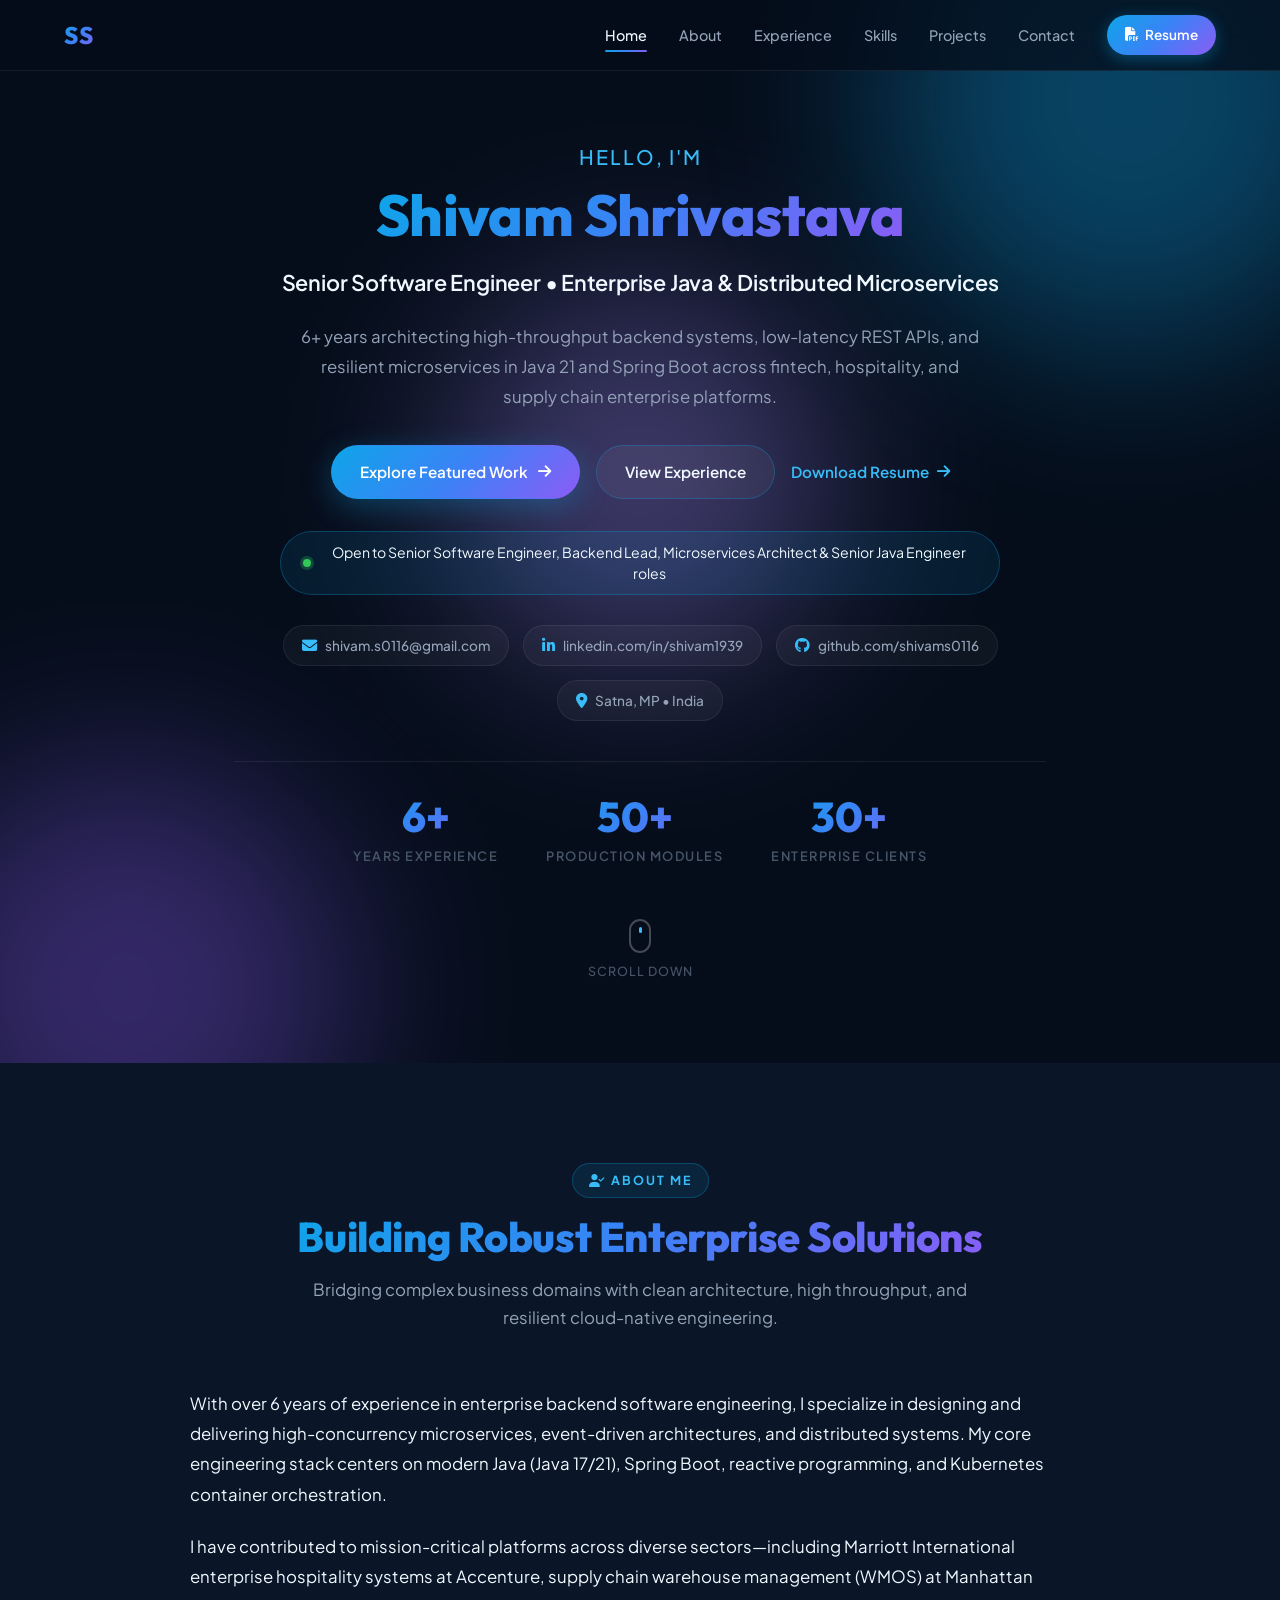
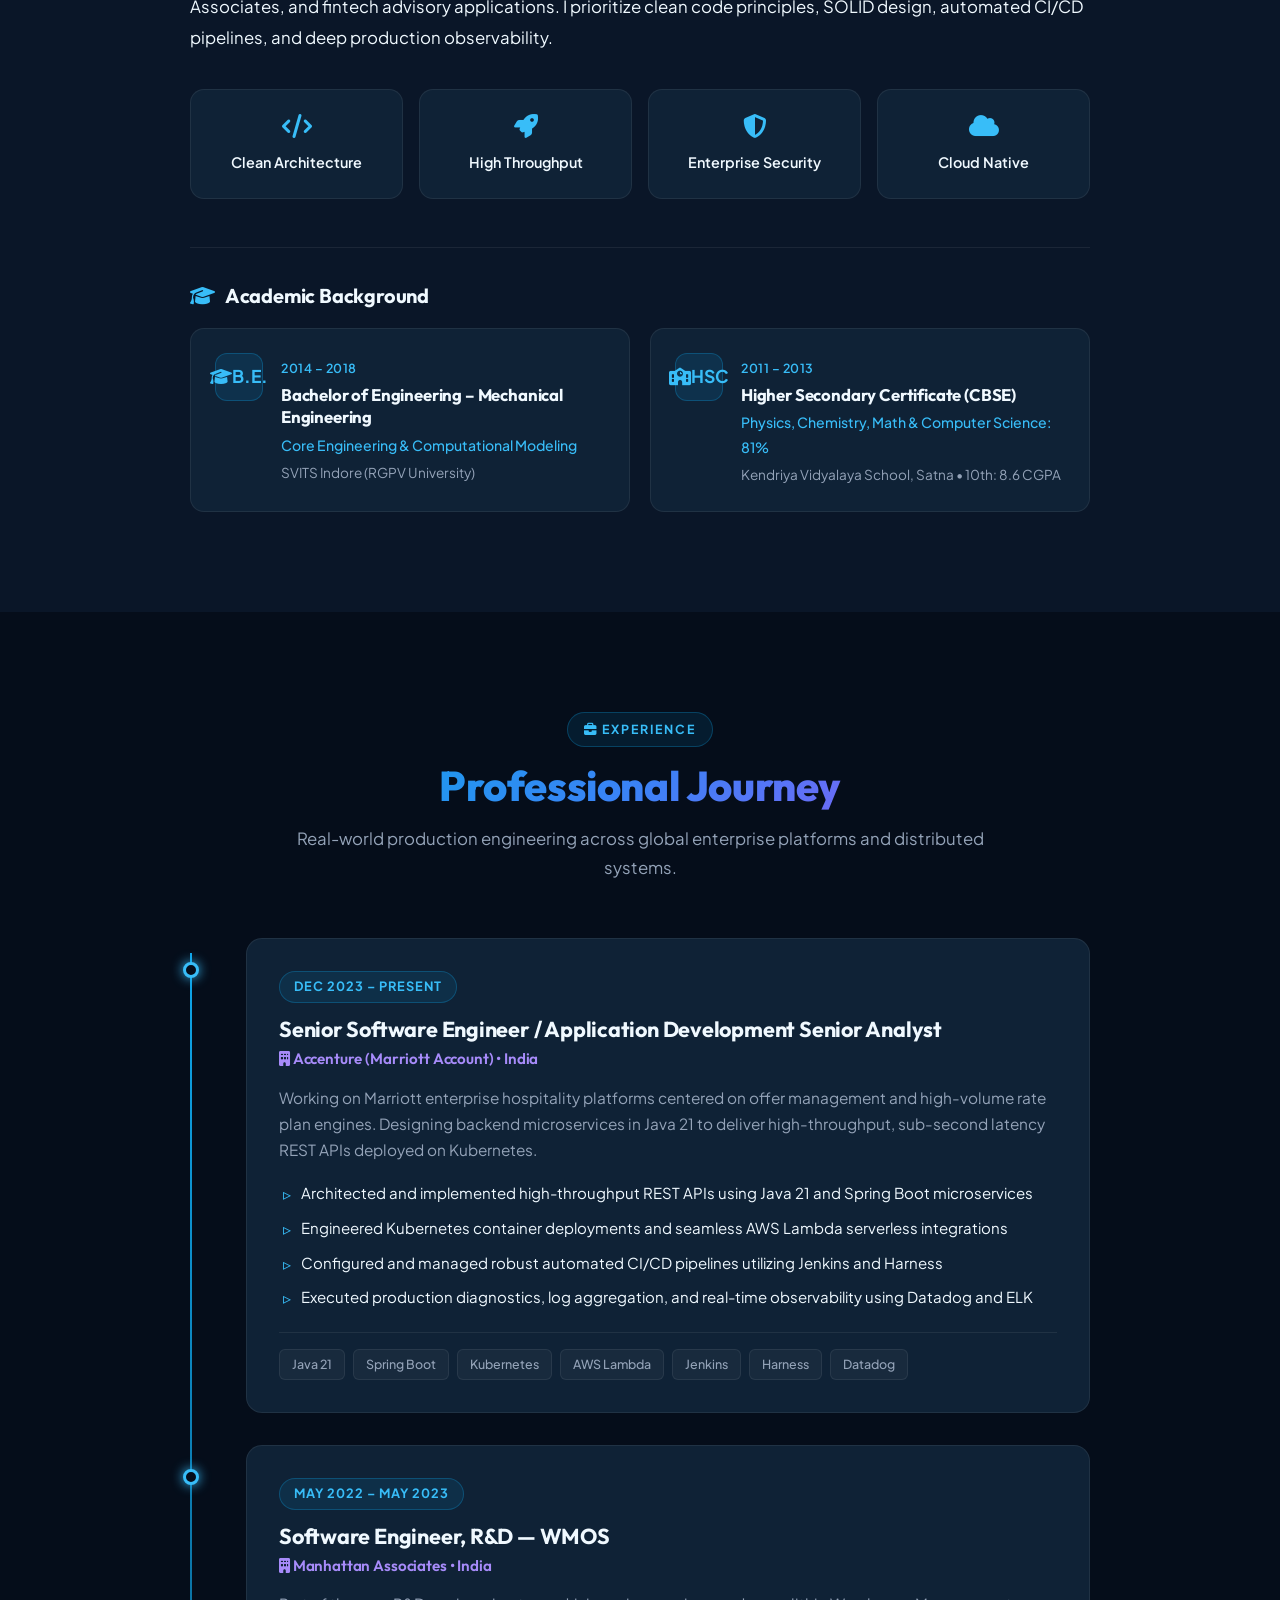
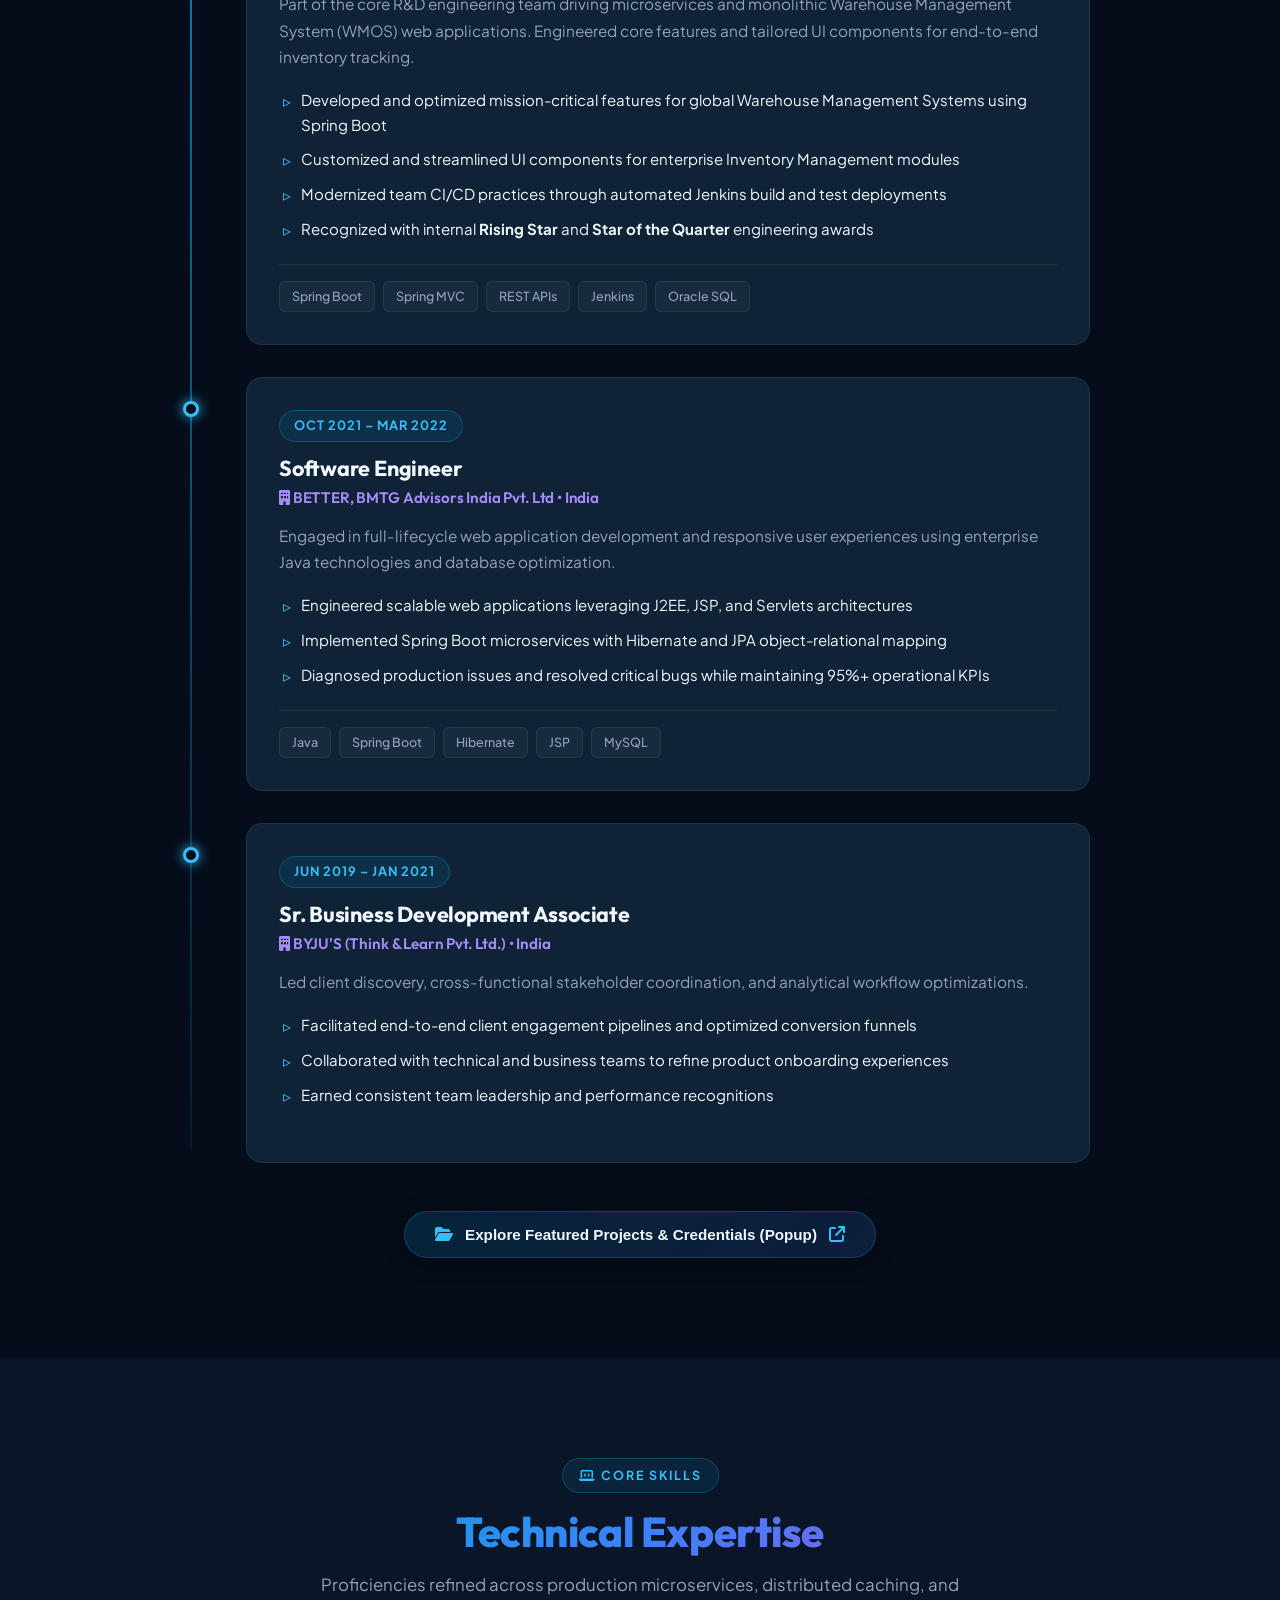
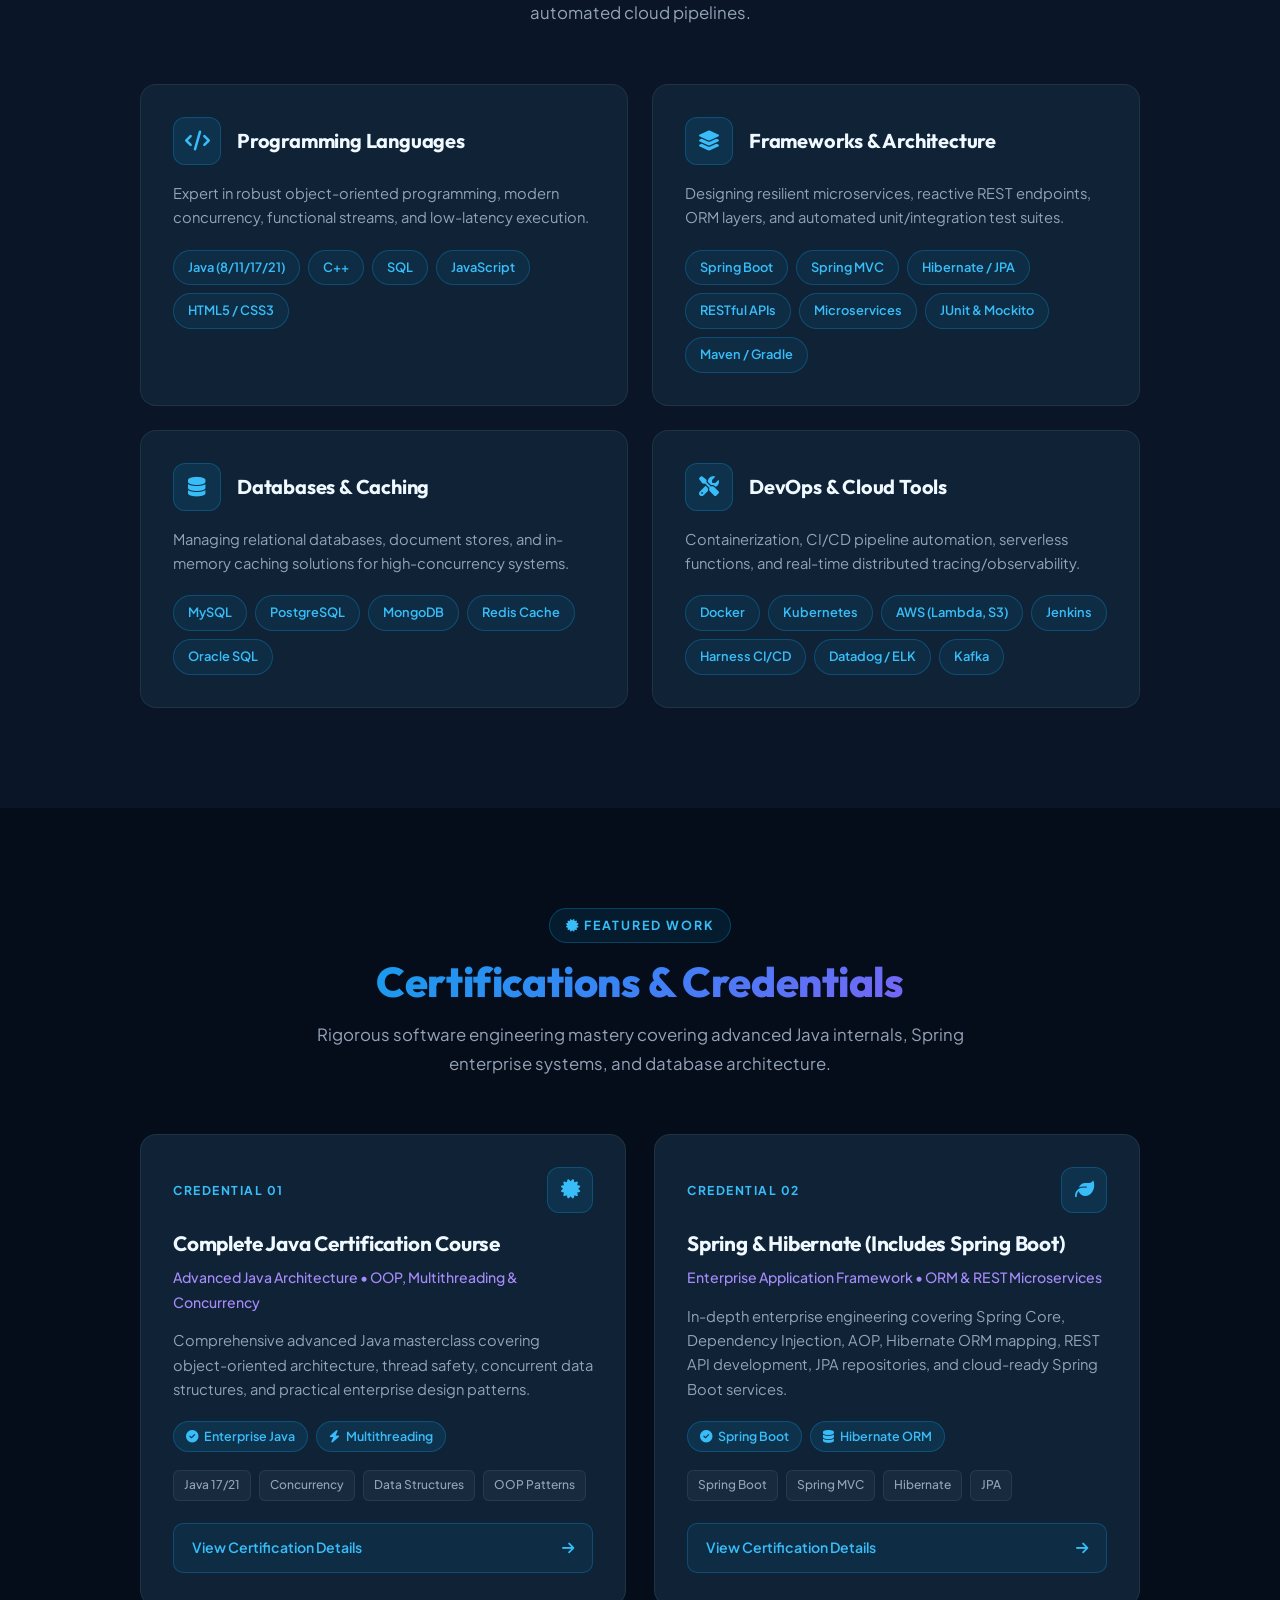
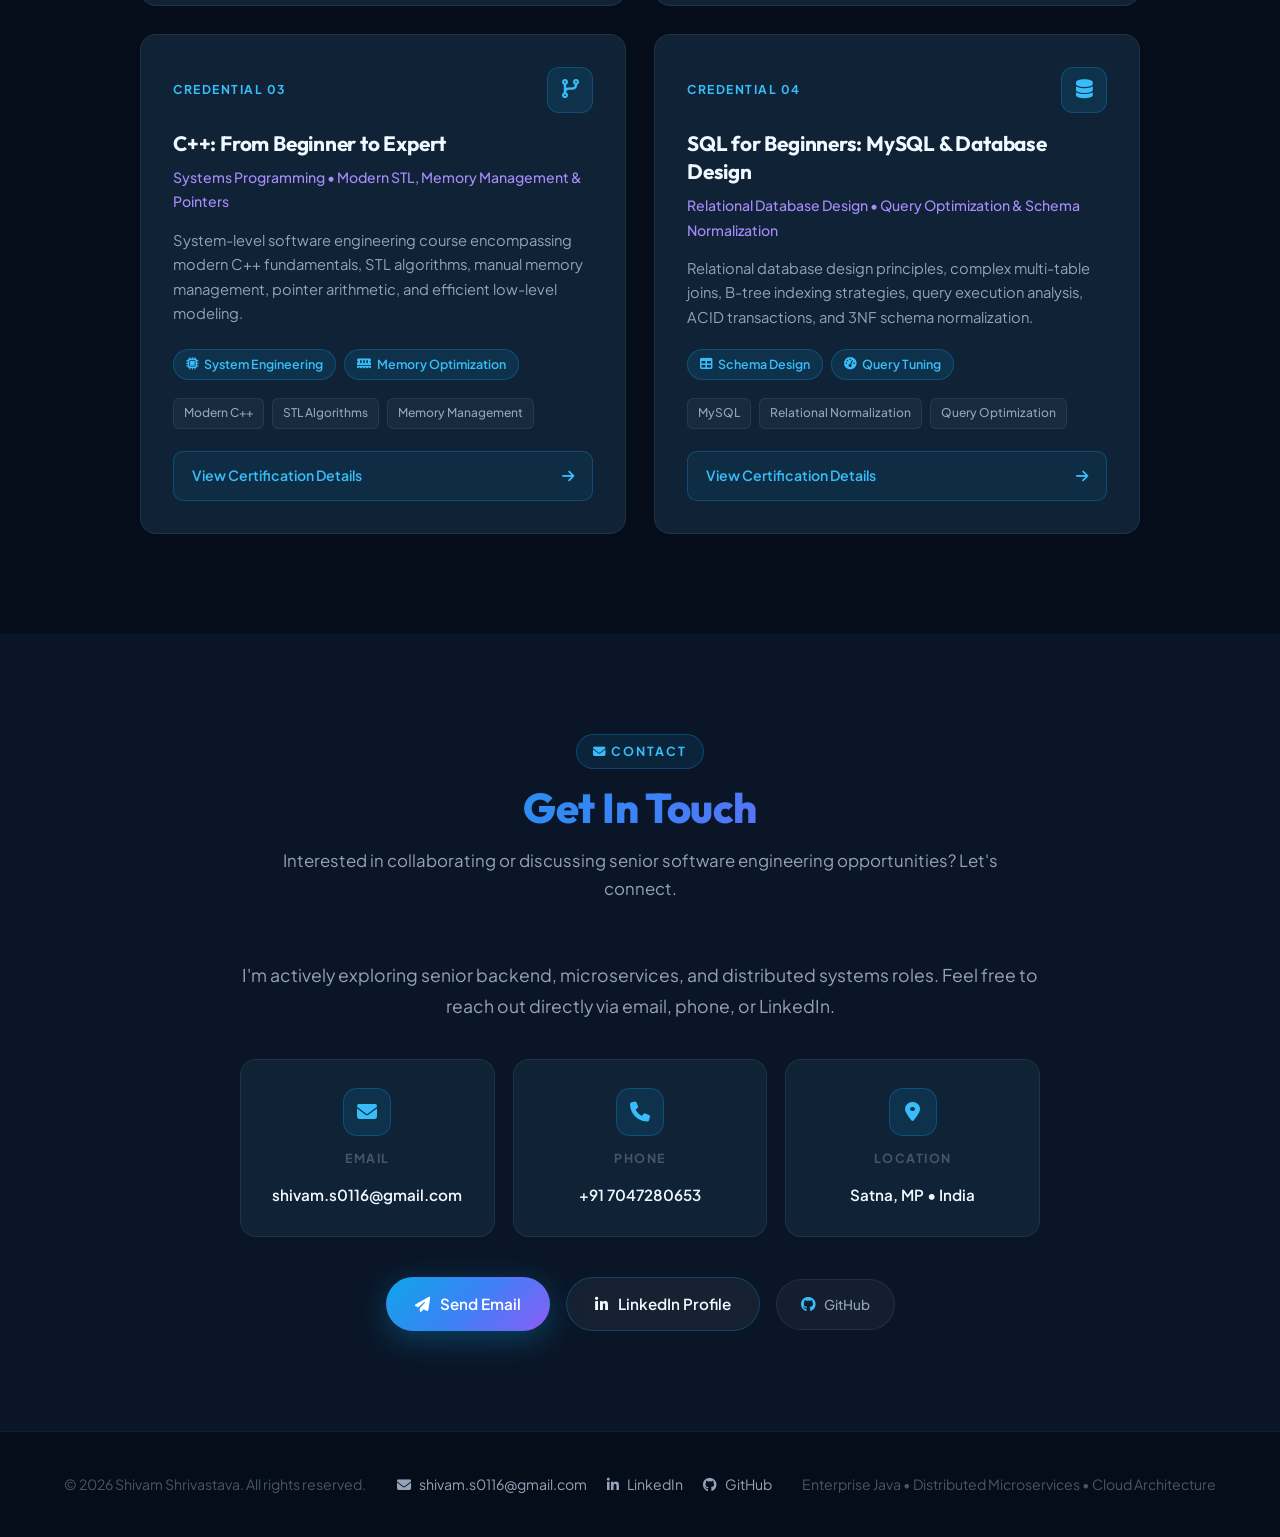
<file: index.html>
<!DOCTYPE html>
<html lang="en">

<head>
    <meta charset="UTF-8">
    <meta name="viewport" content="width=device-width, initial-scale=1.0">
    <title>Shivam Shrivastava | Senior Software Engineer — Enterprise Java &amp; Microservices</title>
    <meta name="description"
        content="Shivam Shrivastava – Senior Software Engineer with 6+ years of experience specializing in Java 21, Spring Boot, distributed microservices, REST APIs, and Kubernetes.">
    <link rel="stylesheet" href="styles.css">
    <link rel="preconnect" href="https://fonts.googleapis.com">
    <link rel="preconnect" href="https://fonts.gstatic.com" crossorigin>
    <link
        href="https://fonts.googleapis.com/css2?family=Outfit:wght@300;400;500;600;700;800&family=Plus+Jakarta+Sans:wght@400;500;600;700&display=swap"
        rel="stylesheet">
    <link rel="stylesheet" href="https://cdnjs.cloudflare.com/ajax/libs/font-awesome/6.5.1/css/all.min.css">
</head>

<body>

    <!-- Navigation (Glassmorphic Bar) -->
    <nav class="navbar" id="navbar">
        <div class="nav-container">
            <a href="#home" class="nav-logo" title="Shivam Shrivastava">SS</a>
            <ul class="nav-menu" id="nav-menu">
                <li><a href="#home" class="nav-link active">Home</a></li>
                <li><a href="#about" class="nav-link">About</a></li>
                <li><a href="#experience" class="nav-link">Experience</a></li>
                <li><a href="#skills" class="nav-link">Skills</a></li>
                <li><a href="#projects" class="nav-link">Projects</a></li>
                <li><a href="#contact" class="nav-link">Contact</a></li>
                <li><a href="ShivamRESUME_.pdf" target="_blank" rel="noopener noreferrer" class="nav-cta-btn"><i class="fas fa-file-pdf"></i> Resume</a></li>
            </ul>
            <div class="hamburger" id="hamburger" aria-label="Toggle navigation menu">
                <span></span>
                <span></span>
                <span></span>
            </div>
        </div>
    </nav>

    <!-- Hero Section -->
    <section id="home" class="hero">
        <div class="hero-bg" aria-hidden="true">
            <div class="hero-overlay"></div>
            <div class="hero-circle hero-circle-1"></div>
            <div class="hero-circle hero-circle-2"></div>
            <div class="hero-circle hero-circle-3"></div>
            <!-- Floating ambient tech particles -->
            <div class="particle" style="--x:15%;--y:20%;--d:4.2s;--s:0.6;"></div>
            <div class="particle" style="--x:80%;--y:35%;--d:5.5s;--s:0.9;"></div>
            <div class="particle" style="--x:55%;--y:70%;--d:3.8s;--s:0.5;"></div>
            <div class="particle" style="--x:28%;--y:60%;--d:6s;--s:0.75;"></div>
            <div class="particle" style="--x:72%;--y:15%;--d:4.8s;--s:0.8;"></div>
            <div class="particle" style="--x:88%;--y:78%;--d:5.2s;--s:0.65;"></div>
        </div>

        <div class="container hero-content">
            <span class="greeting">Hello, I'm</span>
            <h1 class="hero-title">
                <span class="name">Shivam Shrivastava</span>
            </h1>
            <p class="hero-subtitle">Senior Software Engineer &bull; Enterprise Java &amp; Distributed Microservices</p>
            <p class="hero-description">6+ years architecting high-throughput backend systems, low-latency REST APIs, and resilient microservices in Java 21 and Spring Boot across fintech, hospitality, and supply chain enterprise platforms.</p>

            <div class="hero-buttons">
                <a href="#projects" class="btn btn-primary" id="btn-view-projects">
                    <span>Explore Featured Work</span>
                    <i class="fas fa-arrow-right"></i>
                </a>
                <a href="#experience" class="btn btn-secondary" id="btn-view-experience">
                    <span>View Experience</span>
                </a>
                <a href="ShivamRESUME_.pdf" target="_blank" rel="noopener noreferrer" class="btn-link">
                    <span>Download Resume</span>
                    <i class="fas fa-arrow-right"></i>
                </a>
            </div>

            <!-- Open to Roles Badge -->
            <div class="hero-badge">
                <span class="pulse-dot"></span>
                <span>Open to Senior Software Engineer, Backend Lead, Microservices Architect &amp; Senior Java Engineer roles</span>
            </div>

            <!-- Contact Details on Home Page -->
            <div class="hero-contact-bar">
                <a href="mailto:shivam.s0116@gmail.com" class="hero-contact-pill email-pill" id="hero-email" title="Send Email">
                    <i class="fas fa-envelope"></i>
                    <span>shivam.s0116@gmail.com</span>
                </a>
                <a href="https://www.linkedin.com/in/shivam1939/" target="_blank" rel="noopener noreferrer" class="hero-contact-pill linkedin-pill" id="hero-linkedin" title="LinkedIn Profile">
                    <i class="fab fa-linkedin-in"></i>
                    <span>linkedin.com/in/shivam1939</span>
                </a>
                <a href="https://github.com/shivams0116" target="_blank" rel="noopener noreferrer" class="hero-contact-pill github-pill" id="hero-github" title="GitHub Profile">
                    <i class="fab fa-github"></i>
                    <span>github.com/shivams0116</span>
                </a>
                <span class="hero-contact-pill location-pill">
                    <i class="fas fa-map-marker-alt"></i>
                    <span>Satna, MP &bull; India</span>
                </span>
            </div>

            <!-- Hero Stats Row -->
            <div class="hero-stats">
                <div class="stat-item">
                    <span class="stat-number">6+</span>
                    <span class="stat-label">Years Experience</span>
                </div>
                <div class="stat-item">
                    <span class="stat-number">50+</span>
                    <span class="stat-label">Production Modules</span>
                </div>
                <div class="stat-item">
                    <span class="stat-number">30+</span>
                    <span class="stat-label">Enterprise Clients</span>
                </div>
            </div>

            <div class="scroll-indicator">
                <div class="mouse">
                    <div class="wheel"></div>
                </div>
                <span>Scroll down</span>
            </div>
        </div>
    </section>

    <!-- About Section -->
    <section id="about" class="about">
        <div class="container">
            <div class="section-header">
                <span class="section-tag"><i class="fas fa-user-check"></i> About Me</span>
                <h2 class="section-title">Building Robust Enterprise Solutions</h2>
                <p class="section-subtitle">Bridging complex business domains with clean architecture, high throughput, and resilient cloud-native engineering.</p>
            </div>
            
            <div class="about-content">
                <div class="about-text">
                    <p>With over 6 years of experience in enterprise backend software engineering, I specialize in designing and delivering high-concurrency microservices, event-driven architectures, and distributed systems. My core engineering stack centers on modern Java (Java 17/21), Spring Boot, reactive programming, and Kubernetes container orchestration.</p>
                    <p>I have contributed to mission-critical platforms across diverse sectors—including Marriott International enterprise hospitality systems at Accenture, supply chain warehouse management (WMOS) at Manhattan Associates, and fintech advisory applications. I prioritize clean code principles, SOLID design, automated CI/CD pipelines, and deep production observability.</p>
                    
                    <div class="about-highlights">
                        <div class="highlight-item">
                            <i class="fas fa-code"></i>
                            <span>Clean Architecture</span>
                        </div>
                        <div class="highlight-item">
                            <i class="fas fa-rocket"></i>
                            <span>High Throughput</span>
                        </div>
                        <div class="highlight-item">
                            <i class="fas fa-shield-alt"></i>
                            <span>Enterprise Security</span>
                        </div>
                        <div class="highlight-item">
                            <i class="fas fa-cloud"></i>
                            <span>Cloud Native</span>
                        </div>
                    </div>
                </div>

                <!-- Academic Background in About -->
                <div class="about-education">
                    <h3 class="exploring-title"><i class="fas fa-graduation-cap"></i> Academic Background</h3>
                    <div class="about-education-grid">
                        <div class="about-edu-card">
                            <div class="edu-badge"><i class="fas fa-graduation-cap"></i> B.E.</div>
                            <div class="edu-info">
                                <span class="edu-year">2014 – 2018</span>
                                <h4>Bachelor of Engineering – Mechanical Engineering</h4>
                                <p class="edu-spec">Core Engineering &amp; Computational Modeling</p>
                                <p class="edu-school">SVITS Indore (RGPV University)</p>
                            </div>
                        </div>

                        <div class="about-edu-card">
                            <div class="edu-badge"><i class="fas fa-school"></i> HSC</div>
                            <div class="edu-info">
                                <span class="edu-year">2011 – 2013</span>
                                <h4>Higher Secondary Certificate (CBSE)</h4>
                                <p class="edu-spec">Physics, Chemistry, Math &amp; Computer Science: 81%</p>
                                <p class="edu-school">Kendriya Vidyalaya School, Satna &bull; 10th: 8.6 CGPA</p>
                            </div>
                        </div>
                    </div>
                </div>
            </div>
        </div>
    </section>

    <!-- Experience Section -->
    <section id="experience" class="experience">
        <div class="container">
            <div class="section-header">
                <span class="section-tag"><i class="fas fa-briefcase"></i> Experience</span>
                <h2 class="section-title">Professional Journey</h2>
                <p class="section-subtitle">Real-world production engineering across global enterprise platforms and distributed systems.</p>
            </div>
            
            <div class="timeline">
                <!-- Job 1: Accenture -->
                <div class="timeline-item">
                    <div class="timeline-marker"></div>
                    <div class="timeline-content">
                        <span class="timeline-date">Dec 2023 – Present</span>
                        <h3 class="timeline-title">Senior Software Engineer / Application Development Senior Analyst</h3>
                        <h4 class="timeline-company"><i class="fas fa-building"></i> Accenture (Marriott Account) &bull; India</h4>
                        <p class="timeline-description">Working on Marriott enterprise hospitality platforms centered on offer management and high-volume rate plan engines. Designing backend microservices in Java 21 to deliver high-throughput, sub-second latency REST APIs deployed on Kubernetes.</p>
                        <ul class="timeline-bullets">
                            <li>Architected and implemented high-throughput REST APIs using Java 21 and Spring Boot microservices</li>
                            <li>Engineered Kubernetes container deployments and seamless AWS Lambda serverless integrations</li>
                            <li>Configured and managed robust automated CI/CD pipelines utilizing Jenkins and Harness</li>
                            <li>Executed production diagnostics, log aggregation, and real-time observability using Datadog and ELK</li>
                        </ul>
                        <div class="timeline-tech">
                            <span>Java 21</span>
                            <span>Spring Boot</span>
                            <span>Kubernetes</span>
                            <span>AWS Lambda</span>
                            <span>Jenkins</span>
                            <span>Harness</span>
                            <span>Datadog</span>
                        </div>
                    </div>
                </div>

                <!-- Job 2: Manhattan Associates -->
                <div class="timeline-item">
                    <div class="timeline-marker"></div>
                    <div class="timeline-content">
                        <span class="timeline-date">May 2022 – May 2023</span>
                        <h3 class="timeline-title">Software Engineer, R&amp;D — WMOS</h3>
                        <h4 class="timeline-company"><i class="fas fa-building"></i> Manhattan Associates &bull; India</h4>
                        <p class="timeline-description">Part of the core R&amp;D engineering team driving microservices and monolithic Warehouse Management System (WMOS) web applications. Engineered core features and tailored UI components for end-to-end inventory tracking.</p>
                        <ul class="timeline-bullets">
                            <li>Developed and optimized mission-critical features for global Warehouse Management Systems using Spring Boot</li>
                            <li>Customized and streamlined UI components for enterprise Inventory Management modules</li>
                            <li>Modernized team CI/CD practices through automated Jenkins build and test deployments</li>
                            <li>Recognized with internal <strong>Rising Star</strong> and <strong>Star of the Quarter</strong> engineering awards</li>
                        </ul>
                        <div class="timeline-tech">
                            <span>Spring Boot</span>
                            <span>Spring MVC</span>
                            <span>REST APIs</span>
                            <span>Jenkins</span>
                            <span>Oracle SQL</span>
                        </div>
                    </div>
                </div>

                <!-- Job 3: BETTER Advisors -->
                <div class="timeline-item">
                    <div class="timeline-marker"></div>
                    <div class="timeline-content">
                        <span class="timeline-date">Oct 2021 – Mar 2022</span>
                        <h3 class="timeline-title">Software Engineer</h3>
                        <h4 class="timeline-company"><i class="fas fa-building"></i> BETTER, BMTG Advisors India Pvt. Ltd &bull; India</h4>
                        <p class="timeline-description">Engaged in full-lifecycle web application development and responsive user experiences using enterprise Java technologies and database optimization.</p>
                        <ul class="timeline-bullets">
                            <li>Engineered scalable web applications leveraging J2EE, JSP, and Servlets architectures</li>
                            <li>Implemented Spring Boot microservices with Hibernate and JPA object-relational mapping</li>
                            <li>Diagnosed production issues and resolved critical bugs while maintaining 95%+ operational KPIs</li>
                        </ul>
                        <div class="timeline-tech">
                            <span>Java</span>
                            <span>Spring Boot</span>
                            <span>Hibernate</span>
                            <span>JSP</span>
                            <span>MySQL</span>
                        </div>
                    </div>
                </div>

                <!-- Job 4: BYJU'S -->
                <div class="timeline-item">
                    <div class="timeline-marker"></div>
                    <div class="timeline-content">
                        <span class="timeline-date">Jun 2019 – Jan 2021</span>
                        <h3 class="timeline-title">Sr. Business Development Associate</h3>
                        <h4 class="timeline-company"><i class="fas fa-building"></i> BYJU'S (Think &amp; Learn Pvt. Ltd.) &bull; India</h4>
                        <p class="timeline-description">Led client discovery, cross-functional stakeholder coordination, and analytical workflow optimizations.</p>
                        <ul class="timeline-bullets">
                            <li>Facilitated end-to-end client engagement pipelines and optimized conversion funnels</li>
                            <li>Collaborated with technical and business teams to refine product onboarding experiences</li>
                            <li>Earned consistent team leadership and performance recognitions</li>
                        </ul>
                    </div>
                </div>
            </div>

            <!-- Projects Modal Trigger Button -->
            <div class="experience-projects-cta">
                <button class="btn-projects-trigger" id="btn-open-projects-modal" type="button">
                    <i class="fas fa-folder-open"></i>
                    <span>Explore Featured Projects &amp; Credentials (Popup)</span>
                    <i class="fas fa-arrow-up-right-from-square"></i>
                </button>
            </div>
        </div>
    </section>

    <!-- Skills Section -->
    <section id="skills" class="skills">
        <div class="container">
            <div class="section-header">
                <span class="section-tag"><i class="fas fa-laptop-code"></i> Core Skills</span>
                <h2 class="section-title">Technical Expertise</h2>
                <p class="section-subtitle">Proficiencies refined across production microservices, distributed caching, and automated cloud pipelines.</p>
            </div>
            
            <div class="skills-grid">
                <!-- Category 1 -->
                <div class="skill-card">
                    <div class="skill-header">
                        <div class="skill-icon-wrap"><i class="fas fa-code"></i></div>
                        <h3>Programming Languages</h3>
                    </div>
                    <p class="skill-desc">Expert in robust object-oriented programming, modern concurrency, functional streams, and low-latency execution.</p>
                    <div class="skill-tags">
                        <span class="skill-tag">Java (8/11/17/21)</span>
                        <span class="skill-tag">C++</span>
                        <span class="skill-tag">SQL</span>
                        <span class="skill-tag">JavaScript</span>
                        <span class="skill-tag">HTML5 / CSS3</span>
                    </div>
                </div>

                <!-- Category 2 -->
                <div class="skill-card">
                    <div class="skill-header">
                        <div class="skill-icon-wrap"><i class="fas fa-layer-group"></i></div>
                        <h3>Frameworks &amp; Architecture</h3>
                    </div>
                    <p class="skill-desc">Designing resilient microservices, reactive REST endpoints, ORM layers, and automated unit/integration test suites.</p>
                    <div class="skill-tags">
                        <span class="skill-tag">Spring Boot</span>
                        <span class="skill-tag">Spring MVC</span>
                        <span class="skill-tag">Hibernate / JPA</span>
                        <span class="skill-tag">RESTful APIs</span>
                        <span class="skill-tag">Microservices</span>
                        <span class="skill-tag">JUnit &amp; Mockito</span>
                        <span class="skill-tag">Maven / Gradle</span>
                    </div>
                </div>

                <!-- Category 3 -->
                <div class="skill-card">
                    <div class="skill-header">
                        <div class="skill-icon-wrap"><i class="fas fa-database"></i></div>
                        <h3>Databases &amp; Caching</h3>
                    </div>
                    <p class="skill-desc">Managing relational databases, document stores, and in-memory caching solutions for high-concurrency systems.</p>
                    <div class="skill-tags">
                        <span class="skill-tag">MySQL</span>
                        <span class="skill-tag">PostgreSQL</span>
                        <span class="skill-tag">MongoDB</span>
                        <span class="skill-tag">Redis Cache</span>
                        <span class="skill-tag">Oracle SQL</span>
                    </div>
                </div>

                <!-- Category 4 -->
                <div class="skill-card">
                    <div class="skill-header">
                        <div class="skill-icon-wrap"><i class="fas fa-tools"></i></div>
                        <h3>DevOps &amp; Cloud Tools</h3>
                    </div>
                    <p class="skill-desc">Containerization, CI/CD pipeline automation, serverless functions, and real-time distributed tracing/observability.</p>
                    <div class="skill-tags">
                        <span class="skill-tag">Docker</span>
                        <span class="skill-tag">Kubernetes</span>
                        <span class="skill-tag">AWS (Lambda, S3)</span>
                        <span class="skill-tag">Jenkins</span>
                        <span class="skill-tag">Harness CI/CD</span>
                        <span class="skill-tag">Datadog / ELK</span>
                        <span class="skill-tag">Kafka</span>
                    </div>
                </div>
            </div>
        </div>
    </section>

    <!-- Featured Projects & Certifications Section -->
    <section id="projects" class="projects">
        <div class="container">
            <div class="section-header">
                <span class="section-tag"><i class="fas fa-certificate"></i> Featured Work</span>
                <h2 class="section-title">Certifications &amp; Credentials</h2>
                <p class="section-subtitle">Rigorous software engineering mastery covering advanced Java internals, Spring enterprise systems, and database architecture.</p>
            </div>
            
            <div class="projects-grid">
                <!-- Project 1 -->
                <div class="project-card">
                    <div class="project-card-header">
                        <span class="project-card-num">CREDENTIAL 01</span>
                        <div class="project-icon"><i class="fas fa-certificate"></i></div>
                    </div>
                    <h3 class="project-title">Complete Java Certification Course</h3>
                    <p class="project-subtitle">Advanced Java Architecture &bull; OOP, Multithreading &amp; Concurrency</p>
                    <p class="project-description">Comprehensive advanced Java masterclass covering object-oriented architecture, thread safety, concurrent data structures, and practical enterprise design patterns.</p>
                    <div class="project-impact">
                        <div class="impact-pill"><i class="fas fa-check-circle"></i> Enterprise Java</div>
                        <div class="impact-pill"><i class="fas fa-bolt"></i> Multithreading</div>
                    </div>
                    <div class="project-tech">
                        <span>Java 17/21</span>
                        <span>Concurrency</span>
                        <span>Data Structures</span>
                        <span>OOP Patterns</span>
                    </div>
                    <a href="ShivamRESUME_.pdf" target="_blank" rel="noopener noreferrer" class="project-card-btn">
                        <span>View Certification Details</span>
                        <i class="fas fa-arrow-right"></i>
                    </a>
                </div>

                <!-- Project 2 -->
                <div class="project-card">
                    <div class="project-card-header">
                        <span class="project-card-num">CREDENTIAL 02</span>
                        <div class="project-icon"><i class="fas fa-leaf"></i></div>
                    </div>
                    <h3 class="project-title">Spring &amp; Hibernate (Includes Spring Boot)</h3>
                    <p class="project-subtitle">Enterprise Application Framework &bull; ORM &amp; REST Microservices</p>
                    <p class="project-description">In-depth enterprise engineering covering Spring Core, Dependency Injection, AOP, Hibernate ORM mapping, REST API development, JPA repositories, and cloud-ready Spring Boot services.</p>
                    <div class="project-impact">
                        <div class="impact-pill"><i class="fas fa-check-circle"></i> Spring Boot</div>
                        <div class="impact-pill"><i class="fas fa-database"></i> Hibernate ORM</div>
                    </div>
                    <div class="project-tech">
                        <span>Spring Boot</span>
                        <span>Spring MVC</span>
                        <span>Hibernate</span>
                        <span>JPA</span>
                    </div>
                    <a href="ShivamRESUME_.pdf" target="_blank" rel="noopener noreferrer" class="project-card-btn">
                        <span>View Certification Details</span>
                        <i class="fas fa-arrow-right"></i>
                    </a>
                </div>

                <!-- Project 3 -->
                <div class="project-card">
                    <div class="project-card-header">
                        <span class="project-card-num">CREDENTIAL 03</span>
                        <div class="project-icon"><i class="fas fa-code-branch"></i></div>
                    </div>
                    <h3 class="project-title">C++: From Beginner to Expert</h3>
                    <p class="project-subtitle">Systems Programming &bull; Modern STL, Memory Management &amp; Pointers</p>
                    <p class="project-description">System-level software engineering course encompassing modern C++ fundamentals, STL algorithms, manual memory management, pointer arithmetic, and efficient low-level modeling.</p>
                    <div class="project-impact">
                        <div class="impact-pill"><i class="fas fa-microchip"></i> System Engineering</div>
                        <div class="impact-pill"><i class="fas fa-memory"></i> Memory Optimization</div>
                    </div>
                    <div class="project-tech">
                        <span>Modern C++</span>
                        <span>STL Algorithms</span>
                        <span>Memory Management</span>
                    </div>
                    <a href="ShivamRESUME_.pdf" target="_blank" rel="noopener noreferrer" class="project-card-btn">
                        <span>View Certification Details</span>
                        <i class="fas fa-arrow-right"></i>
                    </a>
                </div>

                <!-- Project 4 -->
                <div class="project-card">
                    <div class="project-card-header">
                        <span class="project-card-num">CREDENTIAL 04</span>
                        <div class="project-icon"><i class="fas fa-database"></i></div>
                    </div>
                    <h3 class="project-title">SQL for Beginners: MySQL &amp; Database Design</h3>
                    <p class="project-subtitle">Relational Database Design &bull; Query Optimization &amp; Schema Normalization</p>
                    <p class="project-description">Relational database design principles, complex multi-table joins, B-tree indexing strategies, query execution analysis, ACID transactions, and 3NF schema normalization.</p>
                    <div class="project-impact">
                        <div class="impact-pill"><i class="fas fa-table"></i> Schema Design</div>
                        <div class="impact-pill"><i class="fas fa-tachometer-alt"></i> Query Tuning</div>
                    </div>
                    <div class="project-tech">
                        <span>MySQL</span>
                        <span>Relational Normalization</span>
                        <span>Query Optimization</span>
                    </div>
                    <a href="ShivamRESUME_.pdf" target="_blank" rel="noopener noreferrer" class="project-card-btn">
                        <span>View Certification Details</span>
                        <i class="fas fa-arrow-right"></i>
                    </a>
                </div>
            </div>
        </div>
    </section>

    <!-- Selected Projects Modal Popup -->
    <div class="modal-overlay" id="projects-modal" aria-hidden="true">
        <div class="modal-container" role="dialog" aria-labelledby="modal-title">
            <div class="modal-header">
                <div>
                    <span class="modal-tag">Enterprise Initiatives</span>
                    <h3 class="modal-title" id="modal-title">Featured Projects &amp; Credentials</h3>
                </div>
                <button class="modal-close" id="btn-close-projects-modal" aria-label="Close modal">
                    <i class="fas fa-times"></i>
                </button>
            </div>
            
            <div class="modal-body">
                <div class="modal-projects-grid">
                    <div class="modal-project-card">
                        <div class="modal-project-icon"><i class="fas fa-hotel"></i></div>
                        <h4>Marriott Offer &amp; Rate Engine</h4>
                        <p>High-throughput Java 21 microservices deployed on Kubernetes, delivering sub-second rate calculations across enterprise hospitality channels.</p>
                        <div class="modal-project-tech">
                            <span>Java 21</span>
                            <span>Kubernetes</span>
                            <span>AWS Lambda</span>
                            <span>Datadog</span>
                        </div>
                    </div>

                    <div class="modal-project-card">
                        <div class="modal-project-icon"><i class="fas fa-warehouse"></i></div>
                        <h4>Warehouse Management (WMOS) R&amp;D</h4>
                        <p>Core inventory management modules, order routing, and UI customization within global supply chain execution software.</p>
                        <div class="modal-project-tech">
                            <span>Spring Boot</span>
                            <span>Spring MVC</span>
                            <span>REST APIs</span>
                            <span>Jenkins</span>
                        </div>
                    </div>

                    <div class="modal-project-card">
                        <div class="modal-project-icon"><i class="fas fa-chart-line"></i></div>
                        <h4>Advisory Web Platforms</h4>
                        <p>Enterprise Java web application with Spring Boot microservices, Hibernate object relational mapping, and 95%+ operational availability.</p>
                        <div class="modal-project-tech">
                            <span>J2EE</span>
                            <span>Hibernate</span>
                            <span>MySQL</span>
                            <span>Spring</span>
                        </div>
                    </div>

                    <div class="modal-project-card">
                        <div class="modal-project-icon"><i class="fas fa-certificate"></i></div>
                        <h4>Java Core &amp; Concurrency Masterclass</h4>
                        <p>Advanced enterprise certification covering multithreading, concurrent hash tables, thread pools, and distributed design patterns.</p>
                        <div class="modal-project-tech">
                            <span>Java 21</span>
                            <span>Concurrency</span>
                            <span>Memory Model</span>
                        </div>
                    </div>
                </div>
            </div>
        </div>
    </div>

    <!-- Contact Section -->
    <section id="contact" class="contact">
        <div class="container">
            <div class="section-header">
                <span class="section-tag"><i class="fas fa-envelope"></i> Contact</span>
                <h2 class="section-title">Get In Touch</h2>
                <p class="section-subtitle">Interested in collaborating or discussing senior software engineering opportunities? Let's connect.</p>
            </div>
            
            <div class="contact-content">
                <div class="contact-info">
                    <p class="contact-intro">I'm actively exploring senior backend, microservices, and distributed systems roles. Feel free to reach out directly via email, phone, or LinkedIn.</p>
                    
                    <div class="contact-items">
                        <div class="contact-item">
                            <div class="contact-icon">
                                <i class="fas fa-envelope"></i>
                            </div>
                            <span class="contact-label">Email</span>
                            <div class="contact-details">
                                <a href="mailto:shivam.s0116@gmail.com">shivam.s0116@gmail.com</a>
                            </div>
                        </div>

                        <div class="contact-item">
                            <div class="contact-icon">
                                <i class="fas fa-phone"></i>
                            </div>
                            <span class="contact-label">Phone</span>
                            <div class="contact-details">
                                <span>+91 7047280653</span>
                            </div>
                        </div>

                        <div class="contact-item">
                            <div class="contact-icon">
                                <i class="fas fa-map-marker-alt"></i>
                            </div>
                            <span class="contact-label">Location</span>
                            <div class="contact-details">
                                <span>Satna, MP &bull; India</span>
                            </div>
                        </div>
                    </div>

                    <div class="contact-social-row">
                        <a href="mailto:shivam.s0116@gmail.com" class="btn btn-primary">
                            <i class="fas fa-paper-plane"></i>
                            <span>Send Email</span>
                        </a>
                        <a href="https://www.linkedin.com/in/shivam1939/" target="_blank" rel="noopener noreferrer" class="btn btn-secondary">
                            <i class="fab fa-linkedin-in"></i>
                            <span>LinkedIn Profile</span>
                        </a>
                        <a href="https://github.com/shivams0116" target="_blank" rel="noopener noreferrer" class="hero-contact-pill github-pill" style="padding:13px 24px;">
                            <i class="fab fa-github"></i>
                            <span>GitHub</span>
                        </a>
                    </div>
                </div>
            </div>
        </div>
    </section>

    <!-- Footer -->
    <footer class="footer">
        <div class="container">
            <div class="footer-content">
                <p>&copy; 2026 Shivam Shrivastava. All rights reserved.</p>
                <div class="footer-contact-links">
                    <a href="mailto:shivam.s0116@gmail.com"><i class="fas fa-envelope"></i> shivam.s0116@gmail.com</a>
                    <a href="https://www.linkedin.com/in/shivam1939/" target="_blank" rel="noopener noreferrer"><i class="fab fa-linkedin-in"></i> LinkedIn</a>
                    <a href="https://github.com/shivams0116" target="_blank" rel="noopener noreferrer"><i class="fab fa-github"></i> GitHub</a>
                </div>
                <p>Enterprise Java &bull; Distributed Microservices &bull; Cloud Architecture</p>
            </div>
        </div>
    </footer>

    <script src="script.js"></script>
</body>

</html>
</file>
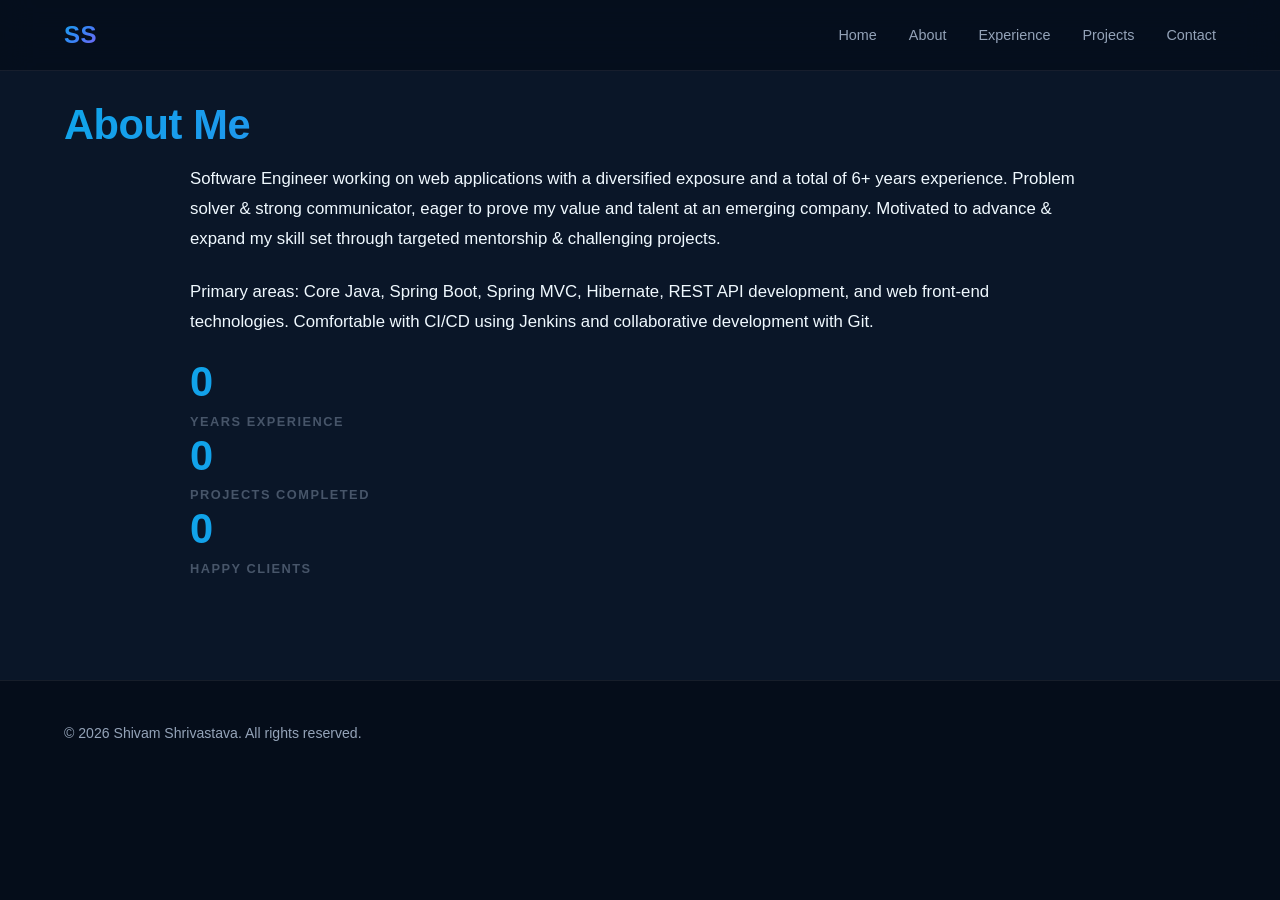
<file: about.html>
<!DOCTYPE html>
<html lang="en">
<head>
    <meta charset="UTF-8">
    <meta name="viewport" content="width=device-width, initial-scale=1.0">
    <title>About — Shivam Shrivastava</title>
    <link rel="stylesheet" href="styles.css">
    <link rel="preconnect" href="https://fonts.googleapis.com">
    <link rel="preconnect" href="https://fonts.gstatic.com" crossorigin>
    <link href="https://fonts.googleapis.com/css2?family=Poppins:wght@300;400;500;600;700&display=swap" rel="stylesheet">
</head>
<body>
    <nav class="navbar">
        <div class="nav-container">
            <a href="index.html" class="nav-logo">SS</a>
            <ul class="nav-menu">
                <li><a href="index.html" class="nav-link">Home</a></li>
                <li><a href="about.html" class="nav-link">About</a></li>
                <li><a href="experience.html" class="nav-link">Experience</a></li>
                <li><a href="projects.html" class="nav-link">Projects</a></li>
                <li><a href="contact.html" class="nav-link">Contact</a></li>
            </ul>
            <div class="hamburger">
                <span></span>
                <span></span>
                <span></span>
            </div>
        </div>
    </nav>

    <main>
        <section class="about">
            <div class="container">
                <h2 class="section-title">About Me</h2>
                <div class="about-content">
                    <div class="about-text">
                        <p>Software Engineer working on web applications with a diversified exposure and a total of 6+ years experience. Problem solver & strong communicator, eager to prove my value and talent at an emerging company. Motivated to advance & expand my skill set through targeted mentorship & challenging projects.</p>
                        <p>Primary areas: Core Java, Spring Boot, Spring MVC, Hibernate, REST API development, and web front-end technologies. Comfortable with CI/CD using Jenkins and collaborative development with Git.</p>
                        <div class="about-stats">
                            <div class="stat">
                                <span class="stat-number" data-target="5">0</span>
                                <span class="stat-label">Years Experience</span>
                            </div>
                            <div class="stat">
                                <span class="stat-number" data-target="50">0</span>
                                <span class="stat-label">Projects Completed</span>
                            </div>
                            <div class="stat">
                                <span class="stat-number" data-target="30">0</span>
                                <span class="stat-label">Happy Clients</span>
                            </div>
                        </div>
                    </div>
                </div>
            </div>
        </section>
    </main>

    <footer class="footer">
        <div class="container">
            <p>&copy; 2026 Shivam Shrivastava. All rights reserved.</p>
        </div>
    </footer>

    <script src="script.js"></script>
</body>
</html>
</file>
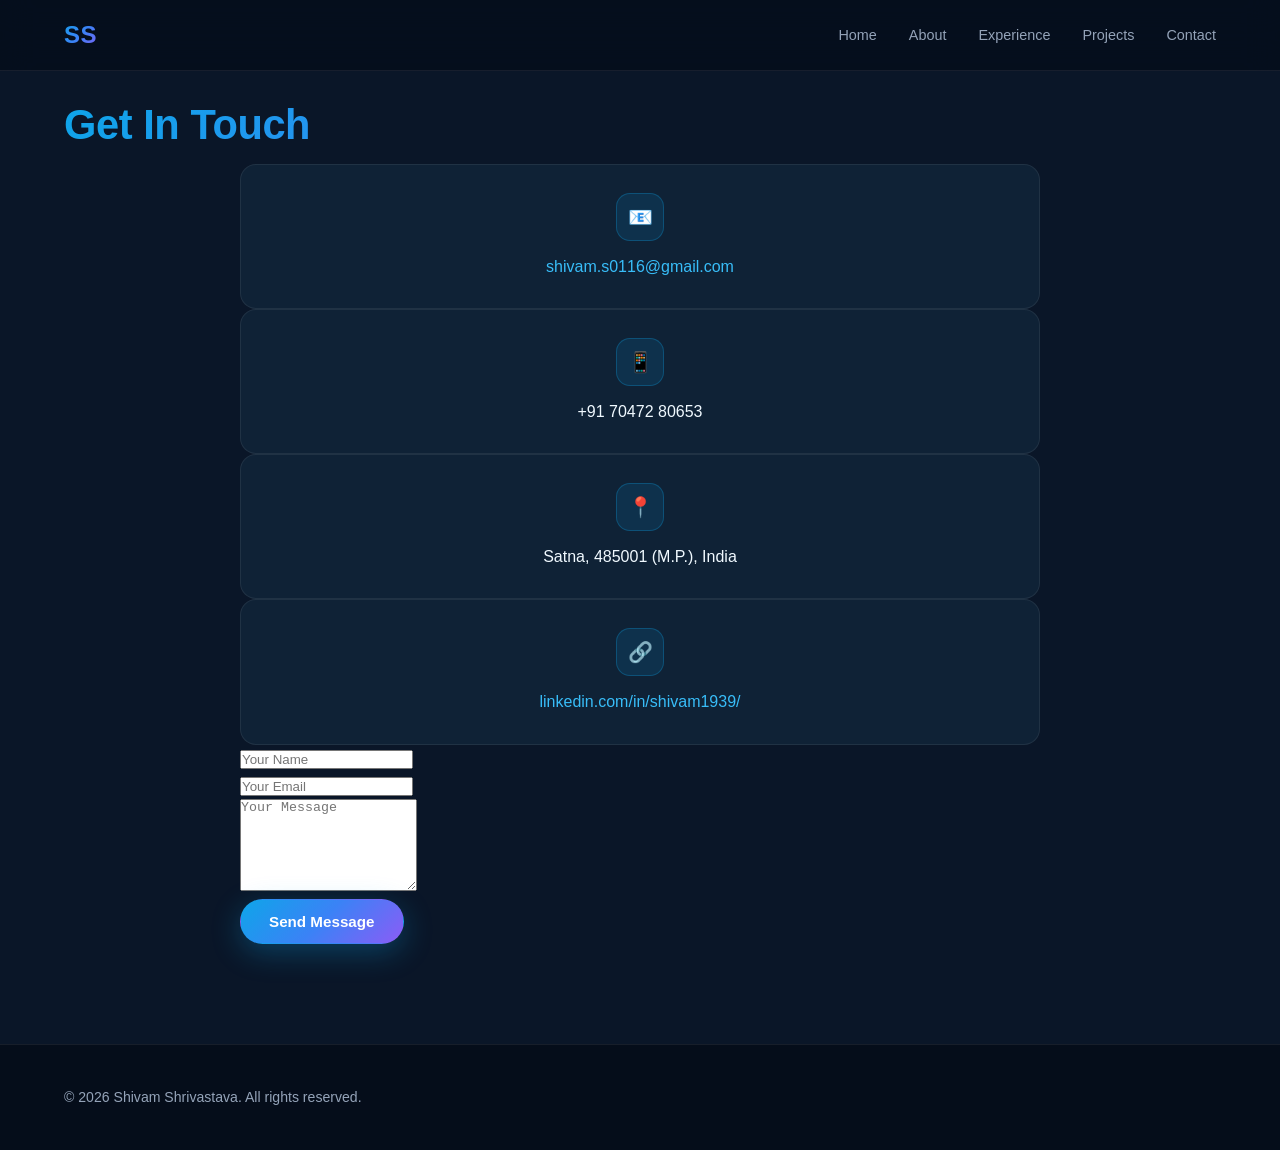
<file: contact.html>
<!DOCTYPE html>
<html lang="en">
<head>
    <meta charset="UTF-8">
    <meta name="viewport" content="width=device-width, initial-scale=1.0">
    <title>Contact — Shivam Shrivastava</title>
    <link rel="stylesheet" href="styles.css">
    <link rel="preconnect" href="https://fonts.googleapis.com">
    <link rel="preconnect" href="https://fonts.gstatic.com" crossorigin>
    <link href="https://fonts.googleapis.com/css2?family=Poppins:wght@300;400;500;600;700&display=swap" rel="stylesheet">
</head>
<body>
    <nav class="navbar">
        <div class="nav-container">
            <a href="index.html" class="nav-logo">SS</a>
            <ul class="nav-menu">
                <li><a href="index.html" class="nav-link">Home</a></li>
                <li><a href="about.html" class="nav-link">About</a></li>
                <li><a href="experience.html" class="nav-link">Experience</a></li>
                <li><a href="projects.html" class="nav-link">Projects</a></li>
                <li><a href="contact.html" class="nav-link">Contact</a></li>
            </ul>
            <div class="hamburger">
                <span></span>
                <span></span>
                <span></span>
            </div>
        </div>
    </nav>

    <main>
        <section class="contact">
            <div class="container">
                <h2 class="section-title">Get In Touch</h2>
                <div class="contact-content">
                    <div class="contact-info">
                        <div class="contact-item">
                            <span class="contact-icon">📧</span>
                            <span><a href="mailto:shivam.s0116@gmail.com">shivam.s0116@gmail.com</a></span>
                        </div>
                        <div class="contact-item">
                            <span class="contact-icon">📱</span>
                            <span>+91 70472 80653</span>
                        </div>
                        <div class="contact-item">
                            <span class="contact-icon">📍</span>
                            <span>Satna, 485001 (M.P.), India</span>
                        </div>
                        <div class="contact-item">
                            <span class="contact-icon">🔗</span>
                            <span><a href="https://www.linkedin.com/in/shivam1939/" target="_blank">linkedin.com/in/shivam1939/</a></span>
                        </div>
                        <div class="social-links">
                            <!-- Optional: Add social links -->
                        </div>
                    </div>
                    <form class="contact-form">
                        <div class="form-group">
                            <input type="text" name="name" placeholder="Your Name" required>
                        </div>
                        <div class="form-group">
                            <input type="email" name="email" placeholder="Your Email" required>
                        </div>
                        <div class="form-group">
                            <textarea name="message" placeholder="Your Message" rows="6" required></textarea>
                        </div>
                        <button type="submit" class="btn btn-primary">Send Message</button>
                    </form>
                </div>
            </div>
        </section>
    </main>

    <footer class="footer">
        <div class="container">
            <p>&copy; 2026 Shivam Shrivastava. All rights reserved.</p>
        </div>
    </footer>

    <script src="script.js"></script>
</body>
</html>
</file>
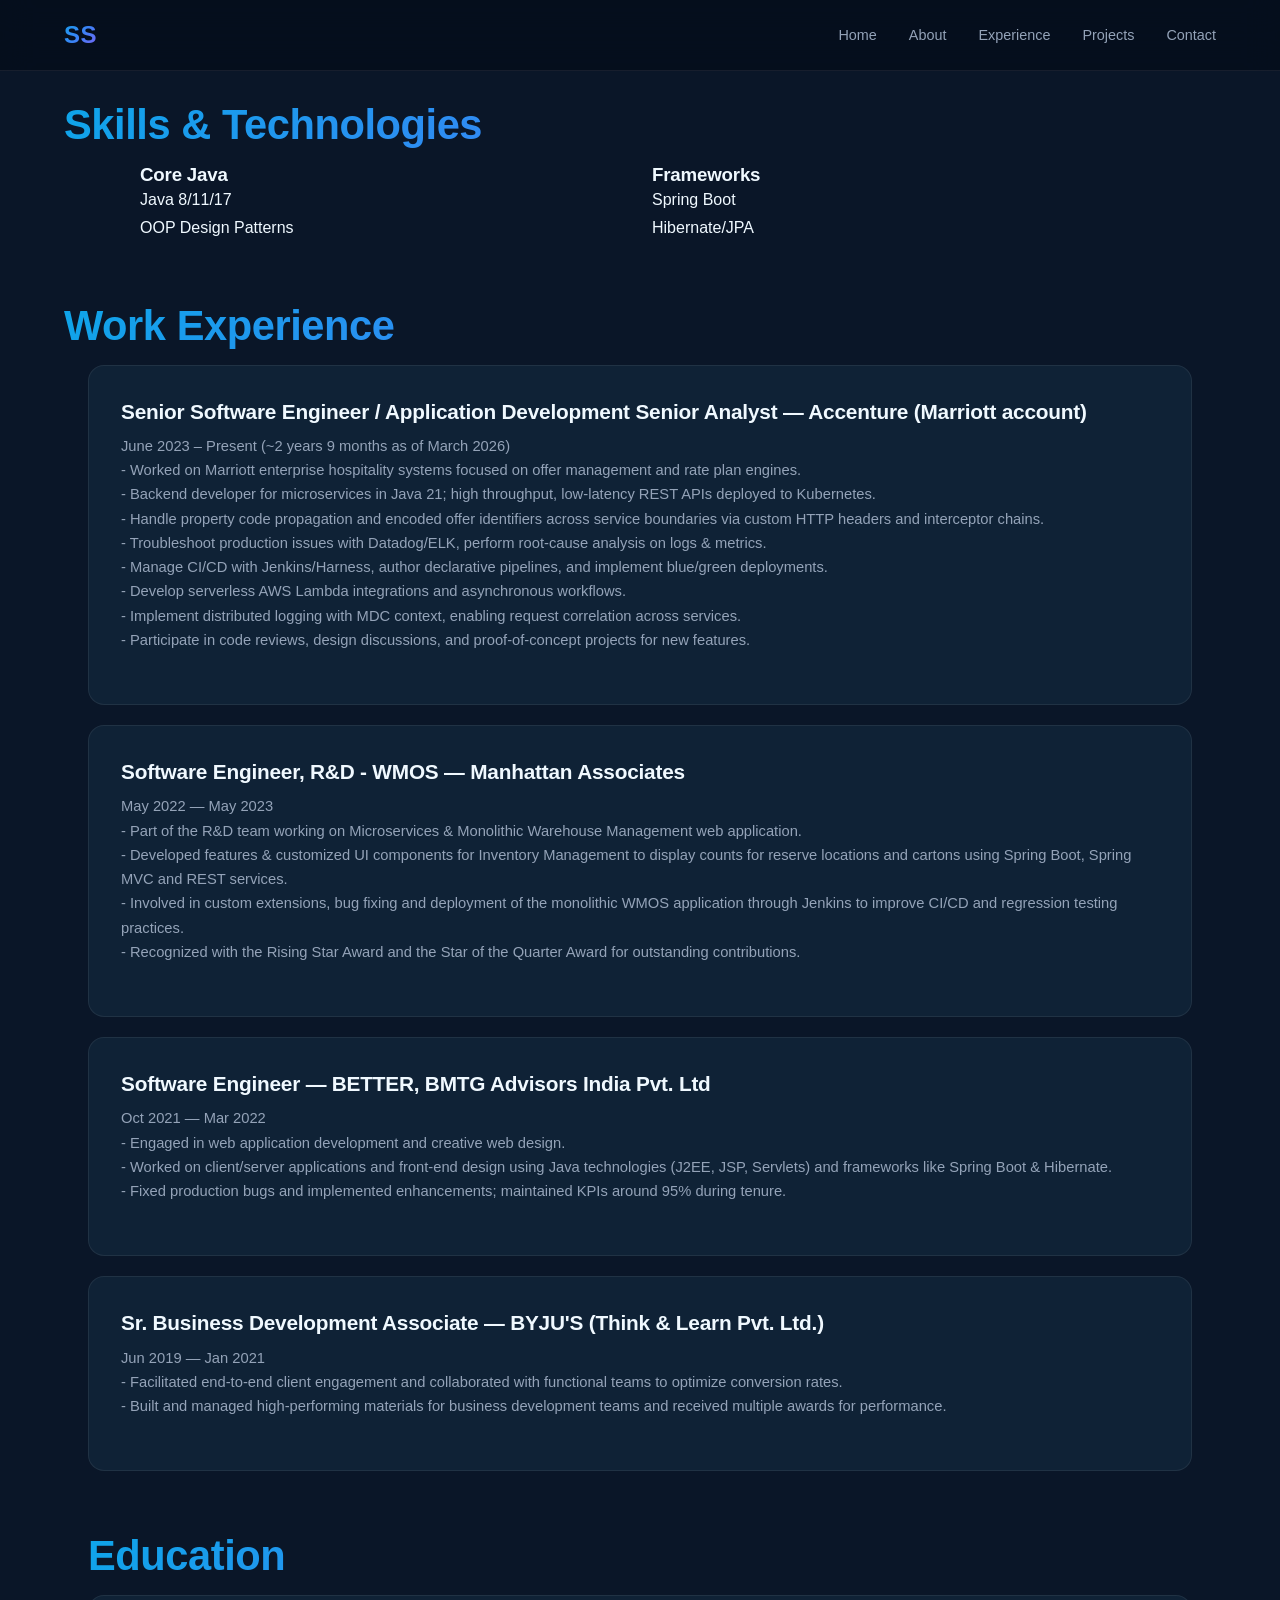
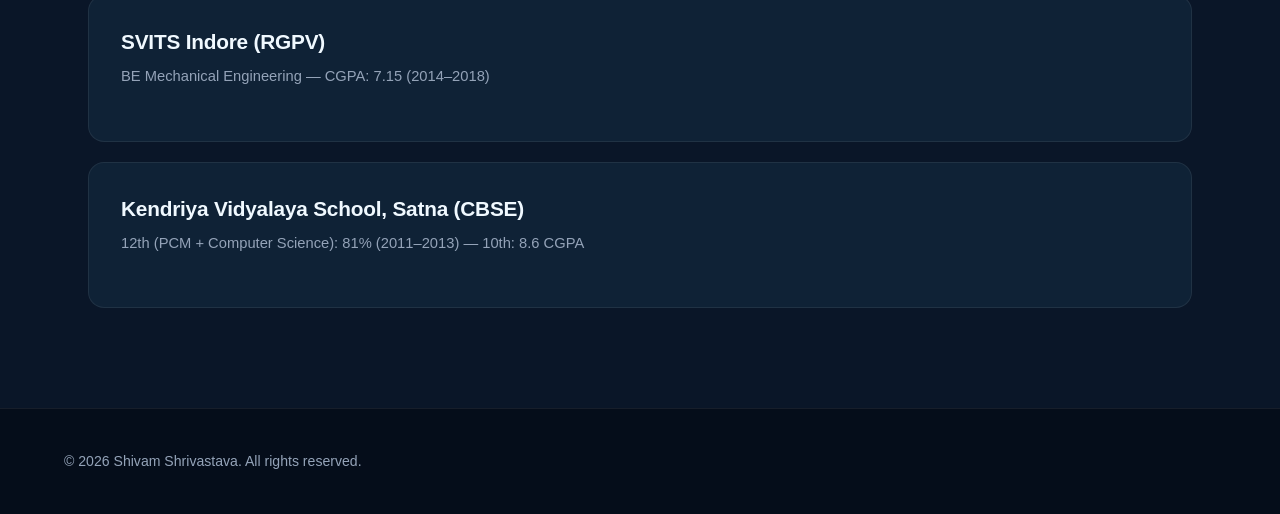
<file: experience.html>
<!DOCTYPE html>
<html lang="en">
<head>
    <meta charset="UTF-8">
    <meta name="viewport" content="width=device-width, initial-scale=1.0">
    <title>Experience — Shivam Shrivastava</title>
    <link rel="stylesheet" href="styles.css">
    <link rel="preconnect" href="https://fonts.googleapis.com">
    <link rel="preconnect" href="https://fonts.gstatic.com" crossorigin>
    <link href="https://fonts.googleapis.com/css2?family=Poppins:wght@300;400;500;600;700&display=swap" rel="stylesheet">
</head>
<body>
    <nav class="navbar">
        <div class="nav-container">
            <a href="index.html" class="nav-logo">SS</a>
            <ul class="nav-menu">
                <li><a href="index.html" class="nav-link">Home</a></li>
                <li><a href="about.html" class="nav-link">About</a></li>
                <li><a href="experience.html" class="nav-link">Experience</a></li>
                <li><a href="projects.html" class="nav-link">Projects</a></li>
                <li><a href="contact.html" class="nav-link">Contact</a></li>
            </ul>
            <div class="hamburger">
                <span></span>
                <span></span>
                <span></span>
            </div>
        </div>
    </nav>

    <main>
        <section class="skills">
            <div class="container">
                <h2 class="section-title">Skills & Technologies</h2>
                <div class="skills-grid">
                    <!-- Keep same skill categories from index; adjust as needed -->
                    <div class="skill-category">
                        <h3>Core Java</h3>
                        <div class="skill-items">
                            <div class="skill-item">
                                <span class="skill-name">Java 8/11/17</span>
                                <div class="skill-bar"><div class="skill-progress" data-width="95"></div></div>
                            </div>
                            <div class="skill-item">
                                <span class="skill-name">OOP Design Patterns</span>
                                <div class="skill-bar"><div class="skill-progress" data-width="90"></div></div>
                            </div>
                        </div>
                    </div>
                    <div class="skill-category">
                        <h3>Frameworks</h3>
                        <div class="skill-items">
                            <div class="skill-item">
                                <span class="skill-name">Spring Boot</span>
                                <div class="skill-bar"><div class="skill-progress" data-width="95"></div></div>
                            </div>
                            <div class="skill-item">
                                <span class="skill-name">Hibernate/JPA</span>
                                <div class="skill-bar"><div class="skill-progress" data-width="85"></div></div>
                            </div>
                        </div>
                    </div>
                </div>

                <h2 class="section-title" style="margin-top:60px;">Work Experience</h2>
                <div class="container">
                    <div class="project-card">
                        <h3 class="project-title">Senior Software Engineer / Application Development Senior Analyst — Accenture (Marriott account)</h3>
                        <p class="project-description">June 2023 – Present (~2 years 9 months as of March 2026)<br>
                        - Worked on Marriott enterprise hospitality systems focused on offer management and rate plan engines.<br>
                        - Backend developer for microservices in Java 21; high throughput, low-latency REST APIs deployed to Kubernetes.<br>
                        - Handle property code propagation and encoded offer identifiers across service boundaries via custom HTTP headers and interceptor chains.<br>
                        - Troubleshoot production issues with Datadog/ELK, perform root-cause analysis on logs & metrics.<br>
                        - Manage CI/CD with Jenkins/Harness, author declarative pipelines, and implement blue/green deployments.<br>
                        - Develop serverless AWS Lambda integrations and asynchronous workflows.<br>
                        - Implement distributed logging with MDC context, enabling request correlation across services.<br>
                        - Participate in code reviews, design discussions, and proof-of-concept projects for new features.</p>
                    </div>

                    <div style="height:20px;"></div>

                    <div class="project-card">
                        <h3 class="project-title">Software Engineer, R&D - WMOS — Manhattan Associates</h3>
                        <p class="project-description">May 2022 — May 2023<br>
                        - Part of the R&D team working on Microservices & Monolithic Warehouse Management web application.<br>
                        - Developed features & customized UI components for Inventory Management to display counts for reserve locations and cartons using Spring Boot, Spring MVC and REST services.<br>
                        - Involved in custom extensions, bug fixing and deployment of the monolithic WMOS application through Jenkins to improve CI/CD and regression testing practices.<br>
                        - Recognized with the Rising Star Award and the Star of the Quarter Award for outstanding contributions.</p>
                    </div>

                    <div style="height:20px;"></div>

                    <div class="project-card">
                        <h3 class="project-title">Software Engineer — BETTER, BMTG Advisors India Pvt. Ltd</h3>
                        <p class="project-description">Oct 2021 — Mar 2022<br>
                        - Engaged in web application development and creative web design.<br>
                        - Worked on client/server applications and front-end design using Java technologies (J2EE, JSP, Servlets) and frameworks like Spring Boot & Hibernate.<br>
                        - Fixed production bugs and implemented enhancements; maintained KPIs around 95% during tenure.</p>
                    </div>

                    <div style="height:20px;"></div>

                    <div class="project-card">
                        <h3 class="project-title">Sr. Business Development Associate — BYJU'S (Think & Learn Pvt. Ltd.)</h3>
                        <p class="project-description">Jun 2019 — Jan 2021<br>
                        - Facilitated end-to-end client engagement and collaborated with functional teams to optimize conversion rates.<br>
                        - Built and managed high-performing materials for business development teams and received multiple awards for performance.</p>
                    </div>

                    <div style="height:20px;"></div>


                    <div style="height:40px;"></div>

                    <h2 class="section-title">Education</h2>
                    <div class="project-card">
                        <h3 class="project-title">SVITS Indore (RGPV)</h3>
                        <p class="project-description">BE Mechanical Engineering — CGPA: 7.15 (2014–2018)</p>
                    </div>

                    <div style="height:20px;"></div>

                    <div class="project-card">
                        <h3 class="project-title">Kendriya Vidyalaya School, Satna (CBSE)</h3>
                        <p class="project-description">12th (PCM + Computer Science): 81% (2011–2013) — 10th: 8.6 CGPA</p>
                    </div>
                </div>
            </div>
        </section>
    </main>

    <footer class="footer">
        <div class="container">
            <p>&copy; 2026 Shivam Shrivastava. All rights reserved.</p>
        </div>
    </footer>

    <script src="script.js"></script>
</body>
</html>
</file>
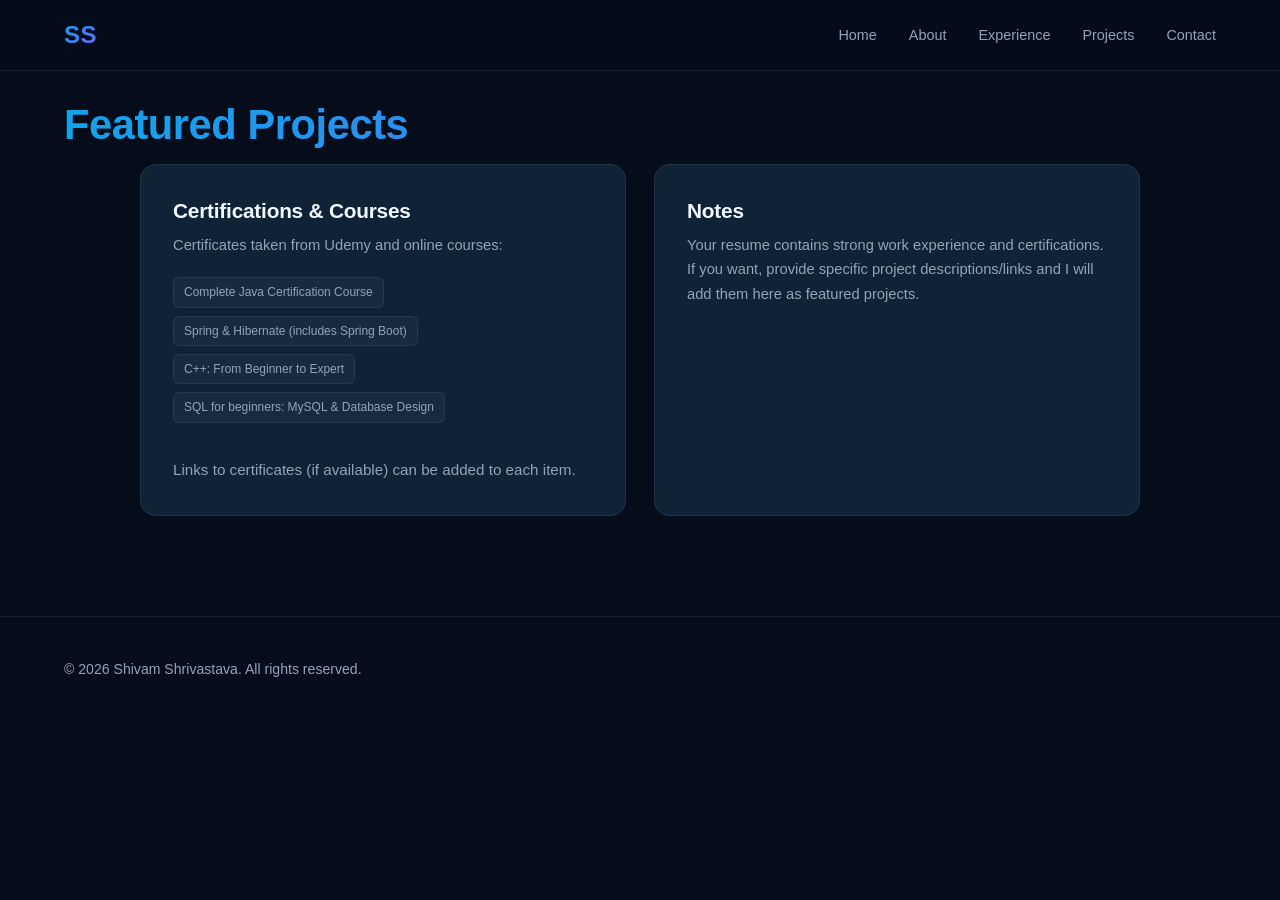
<file: projects.html>
<!DOCTYPE html>
<html lang="en">
<head>
    <meta charset="UTF-8">
    <meta name="viewport" content="width=device-width, initial-scale=1.0">
    <title>Projects — Shivam Shrivastava</title>
    <link rel="stylesheet" href="styles.css">
    <link rel="preconnect" href="https://fonts.googleapis.com">
    <link rel="preconnect" href="https://fonts.gstatic.com" crossorigin>
    <link href="https://fonts.googleapis.com/css2?family=Poppins:wght@300;400;500;600;700&display=swap" rel="stylesheet">
</head>
<body>
    <nav class="navbar">
        <div class="nav-container">
            <a href="index.html" class="nav-logo">SS</a>
            <ul class="nav-menu">
                <li><a href="index.html" class="nav-link">Home</a></li>
                <li><a href="about.html" class="nav-link">About</a></li>
                <li><a href="experience.html" class="nav-link">Experience</a></li>
                <li><a href="projects.html" class="nav-link">Projects</a></li>
                <li><a href="contact.html" class="nav-link">Contact</a></li>
            </ul>
            <div class="hamburger">
                <span></span>
                <span></span>
                <span></span>
            </div>
        </div>
    </nav>

    <main>
        <section class="projects">
            <div class="container">
                <h2 class="section-title">Featured Projects</h2>
                <div class="projects-grid">
                    <div class="project-card">
                        <h3 class="project-title">Certifications & Courses</h3>
                        <p class="project-description">Certificates taken from Udemy and online courses:</p>
                        <div class="project-tech">
                            <span>Complete Java Certification Course</span>
                            <span>Spring & Hibernate (includes Spring Boot)</span>
                            <span>C++: From Beginner to Expert</span>
                            <span>SQL for beginners: MySQL & Database Design</span>
                        </div>
                        <div style="margin-top:12px;color:var(--text-secondary);font-size:0.95rem;">Links to certificates (if available) can be added to each item.</div>
                    </div>

                    <div class="project-card">
                        <h3 class="project-title">Notes</h3>
                        <p class="project-description">Your resume contains strong work experience and certifications. If you want, provide specific project descriptions/links and I will add them here as featured projects.</p>
                    </div>
                </div>
            </div>
        </section>
    </main>

    <footer class="footer">
        <div class="container">
            <p>&copy; 2026 Shivam Shrivastava. All rights reserved.</p>
        </div>
    </footer>

    <script src="script.js"></script>
</body>
</html>
</file>
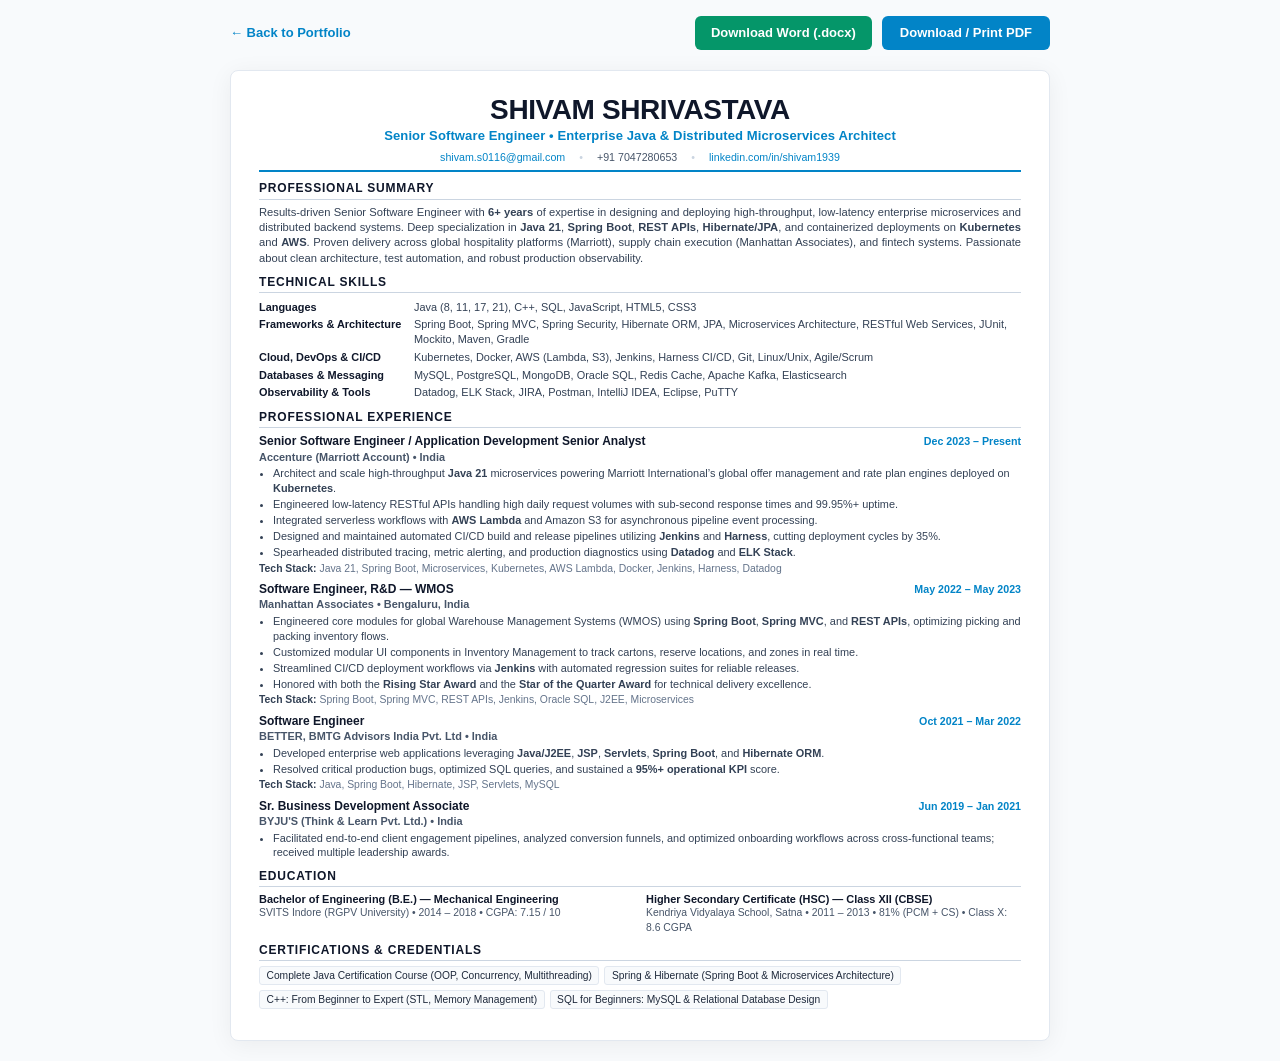
<file: resume.html>
<!DOCTYPE html>
<html lang="en">

<head>
    <meta charset="UTF-8">
    <meta name="viewport" content="width=device-width, initial-scale=1.0">
    <title>Shivam Shrivastava — Resume | Senior Software Engineer</title>
    <style>
        @page {
            size: A4;
            margin: 8mm 12mm 8mm 12mm;
        }

        * {
            margin: 0;
            padding: 0;
            box-sizing: border-box;
        }

        body {
            font-family: -apple-system, BlinkMacSystemFont, "Segoe UI", Roboto, "Helvetica Neue", Arial, sans-serif;
            color: #1e293b;
            background: #f8fafc;
            font-size: 8.8pt;
            line-height: 1.35;
            -webkit-font-smoothing: antialiased;
        }

        .resume-wrapper {
            max-width: 820px;
            margin: 20px auto;
            background: #ffffff;
            padding: 24px 28px;
            border: 1px solid #e2e8f0;
            border-radius: 8px;
            box-shadow: 0 4px 24px rgba(0, 0, 0, 0.06);
        }

        .no-print {
            max-width: 820px;
            margin: 16px auto 0;
            display: flex;
            justify-content: space-between;
            align-items: center;
        }

        .no-print a {
            color: #0284c7;
            text-decoration: none;
            font-size: 13px;
            font-weight: 600;
        }

        .no-print button {
            padding: 8px 18px;
            background: #0284c7;
            color: #ffffff;
            border: none;
            border-radius: 6px;
            font-size: 13px;
            font-weight: 600;
            cursor: pointer;
            display: inline-flex;
            align-items: center;
            gap: 6px;
            transition: background 0.2s;
        }

        .no-print button:hover {
            background: #0369a1;
        }

        /* Resume Content */
        .header {
            text-align: center;
            border-bottom: 2px solid #0284c7;
            padding-bottom: 6px;
            margin-bottom: 8px;
        }

        .name {
            font-size: 21pt;
            font-weight: 800;
            color: #0f172a;
            letter-spacing: -0.4px;
            line-height: 1.1;
        }

        .title {
            font-size: 9.8pt;
            font-weight: 600;
            color: #0284c7;
            margin-top: 2px;
            margin-bottom: 5px;
            letter-spacing: 0.1px;
        }

        .contact-row {
            display: flex;
            justify-content: center;
            align-items: center;
            flex-wrap: wrap;
            gap: 8px 14px;
            font-size: 8pt;
            color: #475569;
        }

        .contact-row a {
            color: #0284c7;
            text-decoration: none;
            font-weight: 500;
        }

        .contact-row a:hover {
            text-decoration: underline;
        }

        .contact-sep {
            color: #cbd5e1;
        }

        .section {
            margin-bottom: 7.5px;
        }

        .section-title {
            font-size: 9pt;
            font-weight: 800;
            color: #0f172a;
            text-transform: uppercase;
            letter-spacing: 0.8px;
            border-bottom: 1px solid #cbd5e1;
            padding-bottom: 2px;
            margin-bottom: 5px;
        }

        .summary-text {
            font-size: 8.4pt;
            color: #334155;
            line-height: 1.38;
            text-align: justify;
        }

        .skills-table {
            width: 100%;
            font-size: 8.2pt;
            border-collapse: collapse;
        }

        .skills-table tr td {
            padding: 1.5px 0;
            vertical-align: top;
        }

        .skills-table td:first-child {
            font-weight: 700;
            color: #0f172a;
            width: 155px;
            white-space: nowrap;
        }

        .skills-table td:last-child {
            color: #334155;
        }

        .job-card {
            margin-bottom: 5.5px;
        }

        .job-header {
            display: flex;
            justify-content: space-between;
            align-items: baseline;
        }

        .job-role {
            font-size: 9pt;
            font-weight: 700;
            color: #0f172a;
        }

        .job-date {
            font-size: 8pt;
            font-weight: 600;
            color: #0284c7;
            white-space: nowrap;
        }

        .job-company {
            font-size: 8.2pt;
            font-weight: 600;
            color: #475569;
            margin-bottom: 2px;
        }

        .job-bullets {
            margin-left: 14px;
            font-size: 8.2pt;
            color: #334155;
        }

        .job-bullets li {
            margin-bottom: 1.5px;
            line-height: 1.33;
        }

        .job-tech {
            font-size: 7.8pt;
            color: #64748b;
            margin-top: 2px;
        }

        .job-tech strong {
            color: #334155;
        }

        .edu-grid {
            display: grid;
            grid-template-columns: 1fr 1fr;
            gap: 12px;
        }

        .edu-item {
            font-size: 8.2pt;
        }

        .edu-degree {
            font-weight: 700;
            color: #0f172a;
        }

        .edu-meta {
            color: #475569;
            font-size: 7.8pt;
        }

        .cert-row {
            display: flex;
            flex-wrap: wrap;
            gap: 5px;
            font-size: 7.7pt;
        }

        .cert-pill {
            background: #f8fafc;
            border: 1px solid #e2e8f0;
            border-radius: 3px;
            padding: 1.5px 6.5px;
            color: #1e293b;
        }

        /* Print Media Styles */
        @media print {
            body {
                background: #ffffff;
                margin: 0;
                padding: 0;
            }

            .no-print {
                display: none !important;
            }

            .resume-wrapper {
                max-width: 100%;
                margin: 0;
                padding: 0;
                border: none;
                box-shadow: none;
            }

            a {
                text-decoration: none !important;
                color: #0284c7 !important;
            }
        }
    </style>
</head>

<body>
    <div class="no-print">
        <a href="index.html">&larr; Back to Portfolio</a>
        <div style="display:flex; gap:10px;">
            <a href="Shivam_Shrivastava_Resume.docx" download style="padding: 8px 16px; background: #059669; color: #ffffff; border-radius: 6px; font-size: 13px; font-weight: 600; text-decoration: none; display: inline-flex; align-items: center; gap: 6px;">Download Word (.docx)</a>
            <button onclick="window.print()">Download / Print PDF</button>
        </div>
    </div>

    <div class="resume-wrapper">
        <header class="header">
            <h1 class="name">SHIVAM SHRIVASTAVA</h1>
            <div class="title">Senior Software Engineer &bull; Enterprise Java &amp; Distributed Microservices Architect</div>
            <div class="contact-row">
                <span><a href="mailto:shivam.s0116@gmail.com">shivam.s0116@gmail.com</a></span>
                <span class="contact-sep">&bull;</span>
                <span>+91 7047280653</span>
                <span class="contact-sep">&bull;</span>
                <span><a href="https://linkedin.com/in/shivam1939" target="_blank">linkedin.com/in/shivam1939</a></span>
            </div>
        </header>

        <section class="section">
            <h2 class="section-title">Professional Summary</h2>
            <p class="summary-text">Results-driven Senior Software Engineer with <strong>6+ years</strong> of expertise in designing and deploying high-throughput, low-latency enterprise microservices and distributed backend systems. Deep specialization in <strong>Java 21</strong>, <strong>Spring Boot</strong>, <strong>REST APIs</strong>, <strong>Hibernate/JPA</strong>, and containerized deployments on <strong>Kubernetes</strong> and <strong>AWS</strong>. Proven delivery across global hospitality platforms (Marriott), supply chain execution (Manhattan Associates), and fintech systems. Passionate about clean architecture, test automation, and robust production observability.</p>
        </section>

        <section class="section">
            <h2 class="section-title">Technical Skills</h2>
            <table class="skills-table">
                <tr>
                    <td>Languages</td>
                    <td>Java (8, 11, 17, 21), C++, SQL, JavaScript, HTML5, CSS3</td>
                </tr>
                <tr>
                    <td>Frameworks &amp; Architecture</td>
                    <td>Spring Boot, Spring MVC, Spring Security, Hibernate ORM, JPA, Microservices Architecture, RESTful Web Services, JUnit, Mockito, Maven, Gradle</td>
                </tr>
                <tr>
                    <td>Cloud, DevOps &amp; CI/CD</td>
                    <td>Kubernetes, Docker, AWS (Lambda, S3), Jenkins, Harness CI/CD, Git, Linux/Unix, Agile/Scrum</td>
                </tr>
                <tr>
                    <td>Databases &amp; Messaging</td>
                    <td>MySQL, PostgreSQL, MongoDB, Oracle SQL, Redis Cache, Apache Kafka, Elasticsearch</td>
                </tr>
                <tr>
                    <td>Observability &amp; Tools</td>
                    <td>Datadog, ELK Stack, JIRA, Postman, IntelliJ IDEA, Eclipse, PuTTY</td>
                </tr>
            </table>
        </section>

        <section class="section">
            <h2 class="section-title">Professional Experience</h2>

            <article class="job-card">
                <div class="job-header">
                    <span class="job-role">Senior Software Engineer / Application Development Senior Analyst</span>
                    <span class="job-date">Dec 2023 – Present</span>
                </div>
                <div class="job-company">Accenture (Marriott Account) &bull; India</div>
                <ul class="job-bullets">
                    <li>Architect and scale high-throughput <strong>Java 21</strong> microservices powering Marriott International’s global offer management and rate plan engines deployed on <strong>Kubernetes</strong>.</li>
                    <li>Engineered low-latency RESTful APIs handling high daily request volumes with sub-second response times and 99.95%+ uptime.</li>
                    <li>Integrated serverless workflows with <strong>AWS Lambda</strong> and Amazon S3 for asynchronous pipeline event processing.</li>
                    <li>Designed and maintained automated CI/CD build and release pipelines utilizing <strong>Jenkins</strong> and <strong>Harness</strong>, cutting deployment cycles by 35%.</li>
                    <li>Spearheaded distributed tracing, metric alerting, and production diagnostics using <strong>Datadog</strong> and <strong>ELK Stack</strong>.</li>
                </ul>
                <div class="job-tech"><strong>Tech Stack:</strong> Java 21, Spring Boot, Microservices, Kubernetes, AWS Lambda, Docker, Jenkins, Harness, Datadog</div>
            </article>

            <article class="job-card">
                <div class="job-header">
                    <span class="job-role">Software Engineer, R&amp;D — WMOS</span>
                    <span class="job-date">May 2022 – May 2023</span>
                </div>
                <div class="job-company">Manhattan Associates &bull; Bengaluru, India</div>
                <ul class="job-bullets">
                    <li>Engineered core modules for global Warehouse Management Systems (WMOS) using <strong>Spring Boot</strong>, <strong>Spring MVC</strong>, and <strong>REST APIs</strong>, optimizing picking and packing inventory flows.</li>
                    <li>Customized modular UI components in Inventory Management to track cartons, reserve locations, and zones in real time.</li>
                    <li>Streamlined CI/CD deployment workflows via <strong>Jenkins</strong> with automated regression suites for reliable releases.</li>
                    <li>Honored with both the <strong>Rising Star Award</strong> and the <strong>Star of the Quarter Award</strong> for technical delivery excellence.</li>
                </ul>
                <div class="job-tech"><strong>Tech Stack:</strong> Spring Boot, Spring MVC, REST APIs, Jenkins, Oracle SQL, J2EE, Microservices</div>
            </article>

            <article class="job-card">
                <div class="job-header">
                    <span class="job-role">Software Engineer</span>
                    <span class="job-date">Oct 2021 – Mar 2022</span>
                </div>
                <div class="job-company">BETTER, BMTG Advisors India Pvt. Ltd &bull; India</div>
                <ul class="job-bullets">
                    <li>Developed enterprise web applications leveraging <strong>Java/J2EE</strong>, <strong>JSP</strong>, <strong>Servlets</strong>, <strong>Spring Boot</strong>, and <strong>Hibernate ORM</strong>.</li>
                    <li>Resolved critical production bugs, optimized SQL queries, and sustained a <strong>95%+ operational KPI</strong> score.</li>
                </ul>
                <div class="job-tech"><strong>Tech Stack:</strong> Java, Spring Boot, Hibernate, JSP, Servlets, MySQL</div>
            </article>

            <article class="job-card">
                <div class="job-header">
                    <span class="job-role">Sr. Business Development Associate</span>
                    <span class="job-date">Jun 2019 – Jan 2021</span>
                </div>
                <div class="job-company">BYJU'S (Think &amp; Learn Pvt. Ltd.) &bull; India</div>
                <ul class="job-bullets">
                    <li>Facilitated end-to-end client engagement pipelines, analyzed conversion funnels, and optimized onboarding workflows across cross-functional teams; received multiple leadership awards.</li>
                </ul>
            </article>
        </section>

        <section class="section">
            <h2 class="section-title">Education</h2>
            <div class="edu-grid">
                <div class="edu-item">
                    <div class="edu-degree">Bachelor of Engineering (B.E.) — Mechanical Engineering</div>
                    <div class="edu-meta">SVITS Indore (RGPV University) &bull; 2014 – 2018 &bull; CGPA: 7.15 / 10</div>
                </div>
                <div class="edu-item">
                    <div class="edu-degree">Higher Secondary Certificate (HSC) — Class XII (CBSE)</div>
                    <div class="edu-meta">Kendriya Vidyalaya School, Satna &bull; 2011 – 2013 &bull; 81% (PCM + CS) &bull; Class X: 8.6 CGPA</div>
                </div>
            </div>
        </section>

        <section class="section">
            <h2 class="section-title">Certifications &amp; Credentials</h2>
            <div class="cert-row">
                <span class="cert-pill">Complete Java Certification Course (OOP, Concurrency, Multithreading)</span>
                <span class="cert-pill">Spring &amp; Hibernate (Spring Boot &amp; Microservices Architecture)</span>
                <span class="cert-pill">C++: From Beginner to Expert (STL, Memory Management)</span>
                <span class="cert-pill">SQL for Beginners: MySQL &amp; Relational Database Design</span>
            </div>
        </section>
    </div>
</body>

</html>
</file>
<file: styles.css>
/* ============================================================
   SHIVAM SHRIVASTAVA PORTFOLIO — STYLES
   Theme: Deep Space / Obsidian Tech (Inspired by Reference Portfolio)
   Palette: Deep Navy | Electric Cyan | Royal Blue | Soft Violet
   Typography: Outfit (Headings) + Plus Jakarta Sans (Body)
   ============================================================ */

/* CSS Variables */
:root {
    --primary-color: #0ea5e9;        /* electric cyan */
    --primary-dark:  #0284c7;
    --primary-light: #38bdf8;
    --secondary-color: #1e293b;
    --accent-color:  #3b82f6;        /* royal blue */
    --accent-purple: #8b5cf6;        /* vibrant violet */
    --accent-warm:   #a78bfa;        /* soft violet */
    --bg-color:      #050d1a;        /* deep obsidian navy */
    --bg-secondary:  #0a1628;        /* layered dark navy */
    --bg-card:       #0f2236;        /* glassmorphic card canvas */
    --bg-card-hover: #152b42;
    --text-color:    #f0f9ff;        /* luminous light cyan-white */
    --text-secondary:#94a3b8;        /* muted slate */
    --text-muted:    #475569;        /* subtle tertiary */
    --gradient-primary: linear-gradient(135deg, #0ea5e9 0%, #3b82f6 50%, #8b5cf6 100%);
    --gradient-accent:  linear-gradient(135deg, #06b6d4 0%, #3b82f6 100%);
    --gradient-warm:    linear-gradient(135deg, #a78bfa 0%, #0ea5e9 100%);
    --shadow:        0 10px 40px rgba(0, 0, 0, 0.5);
    --shadow-lg:     0 20px 60px rgba(0, 0, 0, 0.6);
    --shadow-cyan:   0 8px 30px rgba(14, 165, 233, 0.3);
    --shadow-glow:   0 0 25px rgba(14, 165, 233, 0.2);
    --transition:    all 0.3s cubic-bezier(0.4, 0, 0.2, 1);
    --container-width: 1200px;
    --border-subtle: 1px solid rgba(255, 255, 255, 0.07);
    --border-cyan:   1px solid rgba(14, 165, 233, 0.28);
    --border-accent: 1px solid rgba(59, 130, 246, 0.3);
}

/* ============================================================
   RESET & BASE STYLES
   ============================================================ */
*, *::before, *::after {
    margin: 0;
    padding: 0;
    box-sizing: border-box;
}

html {
    scroll-behavior: smooth;
    -webkit-font-smoothing: antialiased;
    -moz-osx-font-smoothing: grayscale;
}

body {
    font-family: 'Plus Jakarta Sans', sans-serif;
    background-color: var(--bg-color);
    color: var(--text-color);
    line-height: 1.7;
    font-size: 16px;
    overflow-x: hidden;
    position: relative;
}

::selection {
    background: rgba(14, 165, 233, 0.25);
    color: #FFFFFF;
}

:focus-visible {
    outline: 2px solid var(--primary-light);
    outline-offset: 3px;
}

.container {
    max-width: var(--container-width);
    margin: 0 auto;
    padding: 0 24px;
}

/* ============================================================
   TYPOGRAPHY
   ============================================================ */
h1, h2, h3, h4, h5, h6 {
    font-family: 'Outfit', sans-serif;
    color: var(--text-color);
    font-weight: 700;
    line-height: 1.2;
    letter-spacing: -0.01em;
}

p {
    color: var(--text-secondary);
    line-height: 1.75;
}

a {
    color: var(--primary-light);
    text-decoration: none;
    transition: var(--transition);
}

a:hover {
    color: #FFFFFF;
}

/* ============================================================
   NAVIGATION (Glassmorphic Top Bar)
   ============================================================ */
.navbar {
    position: fixed;
    top: 0;
    left: 0;
    right: 0;
    z-index: 1000;
    background: rgba(5, 13, 26, 0.75);
    backdrop-filter: blur(16px);
    -webkit-backdrop-filter: blur(16px);
    border-bottom: var(--border-subtle);
    transition: var(--transition);
}

.navbar.scrolled {
    background: rgba(5, 13, 26, 0.94);
    box-shadow: 0 4px 30px rgba(0, 0, 0, 0.5);
    border-bottom: var(--border-cyan);
}

.nav-container {
    max-width: var(--container-width);
    margin: 0 auto;
    padding: 0 24px;
    height: 70px;
    display: flex;
    justify-content: space-between;
    align-items: center;
}

.nav-logo {
    font-family: 'Outfit', sans-serif;
    font-size: 1.5rem;
    font-weight: 800;
    color: var(--text-color);
    letter-spacing: 0.5px;
    display: inline-flex;
    align-items: center;
    gap: 8px;
    background: var(--gradient-primary);
    -webkit-background-clip: text;
    -webkit-text-fill-color: transparent;
}

.nav-menu {
    display: flex;
    list-style: none;
    align-items: center;
    gap: 32px;
}

.nav-link {
    font-size: 0.9rem;
    font-weight: 500;
    color: var(--text-secondary);
    transition: var(--transition);
    padding: 6px 0;
    position: relative;
}

.nav-link:hover,
.nav-link.active {
    color: var(--text-color);
}

.nav-link.active::after {
    content: '';
    position: absolute;
    bottom: -2px;
    left: 0;
    right: 0;
    height: 2px;
    background: var(--gradient-primary);
    border-radius: 2px;
}

.nav-cta-btn {
    display: inline-flex;
    align-items: center;
    gap: 6px;
    background: var(--gradient-primary);
    color: #FFFFFF !important;
    font-size: 0.85rem;
    font-weight: 600;
    padding: 8px 18px;
    border-radius: 50px;
    box-shadow: 0 4px 15px rgba(14, 165, 233, 0.35);
    transition: var(--transition);
}

.nav-cta-btn:hover {
    transform: translateY(-2px);
    box-shadow: 0 6px 20px rgba(14, 165, 233, 0.5);
}

/* Hamburger */
.hamburger {
    display: none;
    flex-direction: column;
    justify-content: space-between;
    width: 24px;
    height: 18px;
    cursor: pointer;
    background: transparent;
    border: none;
}

.hamburger span {
    width: 100%;
    height: 2px;
    background-color: var(--text-color);
    border-radius: 2px;
    transition: var(--transition);
}

.hamburger.active span:nth-child(1) {
    transform: translateY(8px) rotate(45deg);
}

.hamburger.active span:nth-child(2) {
    opacity: 0;
}

.hamburger.active span:nth-child(3) {
    transform: translateY(-8px) rotate(-45deg);
}

/* ============================================================
   BUTTONS
   ============================================================ */
.btn {
    display: inline-flex;
    align-items: center;
    justify-content: center;
    gap: 10px;
    padding: 13px 28px;
    border-radius: 50px;
    font-size: 0.95rem;
    font-weight: 600;
    cursor: pointer;
    text-decoration: none;
    transition: var(--transition);
    border: 1px solid transparent;
    white-space: nowrap;
}

.btn-primary {
    background: var(--gradient-primary);
    color: #FFFFFF;
    box-shadow: var(--shadow-cyan);
}

.btn-primary:hover {
    transform: translateY(-3px);
    box-shadow: 0 12px 35px rgba(14, 165, 233, 0.45);
    color: #FFFFFF;
}

.btn-secondary {
    background: rgba(255, 255, 255, 0.05);
    color: var(--text-color);
    border: var(--border-cyan);
    backdrop-filter: blur(10px);
}

.btn-secondary:hover {
    background: rgba(14, 165, 233, 0.15);
    border-color: var(--primary-light);
    transform: translateY(-3px);
    color: #FFFFFF;
}

.btn-link {
    display: inline-flex;
    align-items: center;
    gap: 8px;
    color: var(--primary-light);
    font-size: 0.95rem;
    font-weight: 600;
    text-decoration: none;
    transition: var(--transition);
}

.btn-link:hover {
    color: #FFFFFF;
    transform: translateX(4px);
}

/* ============================================================
   HERO SECTION (Cosmic Particle Glow Theme)
   ============================================================ */
.hero {
    min-height: 100vh;
    display: flex;
    align-items: center;
    justify-content: center;
    padding: 140px 0 80px;
    position: relative;
    overflow: hidden;
    text-align: center;
}

.hero-bg {
    position: absolute;
    inset: 0;
    pointer-events: none;
    overflow: hidden;
}

.hero-overlay {
    position: absolute;
    inset: 0;
    background: radial-gradient(circle at 50% 30%, rgba(5, 13, 26, 0.4) 0%, rgba(5, 13, 26, 0.95) 85%);
}

.hero-circle {
    position: absolute;
    border-radius: 50%;
    filter: blur(90px);
    opacity: 0.35;
}

.hero-circle-1 {
    width: 500px;
    height: 500px;
    background: var(--primary-color);
    top: -150px;
    right: -100px;
    animation: float 10s ease-in-out infinite;
}

.hero-circle-2 {
    width: 450px;
    height: 450px;
    background: var(--accent-purple);
    bottom: -150px;
    left: -100px;
    animation: float 12s ease-in-out infinite reverse;
}

.hero-circle-3 {
    width: 380px;
    height: 380px;
    background: var(--accent-warm);
    top: 45%;
    left: 50%;
    transform: translate(-50%, -50%);
    animation: pulse-glow 7s ease-in-out infinite;
}

@keyframes float {
    0%, 100% { transform: translateY(0); }
    50%       { transform: translateY(-30px); }
}

@keyframes pulse-glow {
    0%, 100% { transform: translate(-50%, -50%) scale(1);   opacity: 0.25; }
    50%       { transform: translate(-50%, -50%) scale(1.15); opacity: 0.42; }
}

/* Floating ambient particles */
.particle {
    position: absolute;
    left: var(--x);
    top: var(--y);
    width: 6px;
    height: 6px;
    border-radius: 50%;
    background: var(--primary-light);
    opacity: 0;
    animation: particle-float var(--d) ease-in-out infinite;
    animation-delay: calc(var(--d) * -0.3);
    transform: scale(var(--s));
    box-shadow: 0 0 10px var(--primary-light);
}

@keyframes particle-float {
    0%, 100% { opacity: 0; transform: scale(var(--s)) translateY(0); }
    30%       { opacity: 0.85; }
    60%       { opacity: 0.6; transform: scale(var(--s)) translateY(-40px); }
}

.hero-content {
    position: relative;
    z-index: 2;
    max-width: 860px;
    margin: 0 auto;
}

.greeting {
    display: block;
    font-size: 1.25rem;
    font-weight: 500;
    color: var(--primary-light);
    letter-spacing: 2px;
    text-transform: uppercase;
    margin-bottom: 8px;
}

.hero-title {
    font-size: 3.6rem;
    font-weight: 800;
    line-height: 1.15;
    margin-bottom: 16px;
}

.hero-title .name {
    background: var(--gradient-primary);
    -webkit-background-clip: text;
    -webkit-text-fill-color: transparent;
    display: inline-block;
}

.hero-subtitle {
    font-size: 1.35rem;
    font-weight: 600;
    color: var(--text-color);
    margin-bottom: 20px;
    letter-spacing: -0.2px;
}

.hero-description {
    font-size: 1.05rem;
    color: var(--text-secondary);
    max-width: 680px;
    margin: 0 auto 32px;
    line-height: 1.8;
}

.hero-buttons {
    display: flex;
    justify-content: center;
    align-items: center;
    gap: 16px;
    flex-wrap: wrap;
    margin-bottom: 32px;
}

/* Open to roles badge */
.hero-badge {
    display: inline-flex;
    align-items: center;
    gap: 10px;
    background: rgba(14, 165, 233, 0.1);
    border: var(--border-cyan);
    padding: 10px 22px;
    border-radius: 50px;
    font-size: 0.88rem;
    color: var(--text-color);
    margin: 0 auto 30px;
    max-width: 720px;
    line-height: 1.5;
}

.pulse-dot {
    width: 8px;
    height: 8px;
    background: #34c759;
    border-radius: 50%;
    display: inline-block;
    box-shadow: 0 0 0 3px rgba(52, 199, 89, 0.25);
    flex-shrink: 0;
    animation: pulseDot 2s infinite;
}

@keyframes pulseDot {
    0%, 100% { transform: scale(1); opacity: 1; }
    50% { transform: scale(1.25); opacity: 0.7; }
}

/* Hero Contact Bar (Email, LinkedIn, GitHub pills) */
.hero-contact-bar {
    display: flex;
    justify-content: center;
    align-items: center;
    gap: 14px;
    flex-wrap: wrap;
    margin-bottom: 40px;
}

.hero-contact-pill {
    display: inline-flex;
    align-items: center;
    gap: 8px;
    padding: 8px 18px;
    background: rgba(255, 255, 255, 0.04);
    border: var(--border-subtle);
    border-radius: 50px;
    font-size: 0.85rem;
    font-weight: 500;
    color: var(--text-secondary);
    transition: var(--transition);
}

.hero-contact-pill:hover {
    background: rgba(14, 165, 233, 0.12);
    border-color: var(--primary-light);
    color: #FFFFFF;
    transform: translateY(-2px);
}

.hero-contact-pill i {
    color: var(--primary-light);
    font-size: 0.95rem;
}

.hero-contact-pill.linkedin-pill:hover i {
    color: #0ea5e9;
}

/* Hero Stats Row */
.hero-stats {
    display: flex;
    justify-content: center;
    align-items: center;
    gap: 48px;
    flex-wrap: wrap;
    padding-top: 32px;
    border-top: var(--border-subtle);
    margin-bottom: 28px;
}

.stat-item {
    text-align: center;
}

.stat-number {
    display: block;
    font-family: 'Outfit', sans-serif;
    font-size: 2.6rem;
    font-weight: 800;
    background: var(--gradient-primary);
    -webkit-background-clip: text;
    -webkit-text-fill-color: transparent;
    line-height: 1.1;
}

.stat-label {
    display: block;
    font-size: 0.8rem;
    color: var(--text-muted);
    text-transform: uppercase;
    letter-spacing: 1.5px;
    margin-top: 6px;
    font-weight: 600;
}

/* Mouse Scroll Indicator */
.scroll-indicator {
    margin-top: 24px;
    display: inline-flex;
    flex-direction: column;
    align-items: center;
    gap: 8px;
    color: var(--text-muted);
    font-size: 0.78rem;
    font-weight: 500;
    letter-spacing: 1px;
    text-transform: uppercase;
}

.mouse {
    width: 22px;
    height: 34px;
    border: 2px solid rgba(255, 255, 255, 0.25);
    border-radius: 12px;
    display: flex;
    justify-content: center;
    padding-top: 6px;
}

.wheel {
    width: 3px;
    height: 6px;
    background: var(--primary-light);
    border-radius: 2px;
    animation: mouseScroll 1.8s infinite;
}

@keyframes mouseScroll {
    0% { opacity: 1; transform: translateY(0); }
    100% { opacity: 0; transform: translateY(12px); }
}

/* ============================================================
   SECTION HEADERS
   ============================================================ */
section {
    padding: 100px 0;
    position: relative;
}

.section-header {
    text-align: center;
    max-width: 720px;
    margin: 0 auto 56px;
}

.section-tag {
    display: inline-block;
    background: rgba(14, 165, 233, 0.1);
    border: var(--border-cyan);
    color: var(--primary-light);
    font-size: 0.78rem;
    font-weight: 700;
    letter-spacing: 2px;
    text-transform: uppercase;
    padding: 6px 16px;
    border-radius: 50px;
    margin-bottom: 14px;
}

.section-title {
    font-size: 2.6rem;
    font-weight: 800;
    line-height: 1.2;
    margin-bottom: 14px;
    background: var(--gradient-primary);
    -webkit-background-clip: text;
    -webkit-text-fill-color: transparent;
}

.section-subtitle {
    font-size: 1.05rem;
    color: var(--text-secondary);
    line-height: 1.7;
}

/* ============================================================
   ABOUT SECTION & ACADEMIC BACKGROUND
   ============================================================ */
.about {
    background: var(--bg-secondary);
    position: relative;
}

.about-content {
    max-width: 900px;
    margin: 0 auto;
}

.about-text p {
    font-size: 1.05rem;
    line-height: 1.8;
    color: var(--text-color);
    margin-bottom: 22px;
}

.about-highlights {
    display: grid;
    grid-template-columns: repeat(4, 1fr);
    gap: 16px;
    margin-top: 36px;
}

.highlight-item {
    background: var(--bg-card);
    border: var(--border-subtle);
    border-radius: 14px;
    padding: 24px 16px;
    text-align: center;
    display: flex;
    flex-direction: column;
    align-items: center;
    gap: 12px;
    transition: var(--transition);
}

.highlight-item:hover {
    border-color: var(--primary-light);
    transform: translateY(-4px);
    box-shadow: var(--shadow-cyan);
}

.highlight-item i {
    font-size: 24px;
    color: var(--primary-light);
}

.highlight-item span {
    font-size: 0.9rem;
    font-weight: 600;
    color: var(--text-color);
}

/* Embedded Academic Background inside About */
.about-education {
    margin-top: 48px;
    padding-top: 36px;
    border-top: var(--border-subtle);
}

.exploring-title {
    font-size: 1.25rem;
    font-weight: 700;
    color: var(--text-color);
    display: flex;
    align-items: center;
    gap: 10px;
    margin-bottom: 20px;
}

.exploring-title i {
    color: var(--primary-light);
}

.about-education-grid {
    display: grid;
    grid-template-columns: repeat(2, 1fr);
    gap: 20px;
}

.about-edu-card {
    display: flex;
    align-items: flex-start;
    gap: 18px;
    background: var(--bg-card);
    border: var(--border-subtle);
    border-radius: 14px;
    padding: 24px;
    transition: var(--transition);
}

.about-edu-card:hover {
    border-color: var(--primary-light);
    transform: translateY(-3px);
    box-shadow: var(--shadow-cyan);
}

.edu-badge {
    width: 48px;
    height: 48px;
    border-radius: 12px;
    background: rgba(14, 165, 233, 0.12);
    color: var(--primary-light);
    display: flex;
    align-items: center;
    justify-content: center;
    font-size: 1.1rem;
    font-weight: 700;
    flex-shrink: 0;
    border: var(--border-cyan);
}

.edu-info {
    flex-grow: 1;
}

.edu-year {
    display: inline-block;
    font-size: 0.78rem;
    font-weight: 600;
    color: var(--primary-light);
    margin-bottom: 4px;
    letter-spacing: 0.5px;
}

.about-edu-card h4 {
    font-size: 1.05rem;
    font-weight: 700;
    color: var(--text-color);
    margin-bottom: 4px;
    line-height: 1.35;
}

.edu-spec {
    font-size: 0.88rem;
    color: var(--primary-light);
    font-weight: 500;
    margin-bottom: 4px;
}

.edu-school {
    font-size: 0.85rem;
    color: var(--text-secondary);
}

/* ============================================================
   EXPERIENCE SECTION & TIMELINE
   ============================================================ */
.experience {
    background: var(--bg-color);
    position: relative;
}

.timeline {
    display: flex;
    flex-direction: column;
    gap: 32px;
    max-width: 900px;
    margin: 0 auto;
    position: relative;
    padding-left: 20px;
}

.timeline::before {
    content: '';
    position: absolute;
    top: 15px;
    bottom: 15px;
    left: 0;
    width: 2px;
    background: linear-gradient(180deg, var(--primary-color) 0%, rgba(14, 165, 233, 0.1) 100%);
}

.timeline-item {
    position: relative;
    padding-left: 36px;
}

.timeline-marker {
    position: absolute;
    left: -27px;
    top: 24px;
    width: 16px;
    height: 16px;
    border-radius: 50%;
    background: var(--bg-color);
    border: 3px solid var(--primary-light);
    box-shadow: 0 0 12px var(--primary-light);
}

.timeline-content {
    background: var(--bg-card);
    border: var(--border-subtle);
    border-radius: 16px;
    padding: 32px;
    transition: var(--transition);
    position: relative;
    overflow: hidden;
}

.timeline-content::before {
    content: '';
    position: absolute;
    top: 0;
    left: 0;
    right: 0;
    height: 3px;
    background: var(--gradient-primary);
    opacity: 0;
    transition: var(--transition);
}

.timeline-content:hover {
    border-color: var(--primary-light);
    transform: translateY(-4px);
    box-shadow: var(--shadow-cyan);
}

.timeline-content:hover::before {
    opacity: 1;
}

.timeline-date {
    display: inline-block;
    font-size: 0.8rem;
    font-weight: 700;
    color: var(--primary-light);
    letter-spacing: 1px;
    text-transform: uppercase;
    background: rgba(14, 165, 233, 0.1);
    padding: 4px 14px;
    border-radius: 20px;
    border: var(--border-cyan);
    margin-bottom: 12px;
}

.timeline-title {
    font-size: 1.35rem;
    font-weight: 700;
    color: var(--text-color);
    margin-bottom: 6px;
    line-height: 1.35;
}

.timeline-company {
    font-size: 0.95rem;
    font-weight: 600;
    color: var(--accent-warm);
    margin-bottom: 16px;
}

.timeline-description {
    font-size: 0.96rem;
    line-height: 1.7;
    color: var(--text-secondary);
    margin-bottom: 18px;
}

.timeline-bullets {
    list-style: none;
    margin-bottom: 22px;
}

.timeline-bullets li {
    position: relative;
    padding-left: 22px;
    font-size: 0.94rem;
    color: var(--text-color);
    line-height: 1.65;
    margin-bottom: 10px;
}

.timeline-bullets li::before {
    content: '▹';
    position: absolute;
    left: 4px;
    top: 0;
    color: var(--primary-light);
    font-size: 1rem;
}

.timeline-tech {
    display: flex;
    flex-wrap: wrap;
    gap: 8px;
    padding-top: 16px;
    border-top: var(--border-subtle);
}

.timeline-tech span {
    background: rgba(255, 255, 255, 0.04);
    border: var(--border-subtle);
    color: var(--text-secondary);
    font-size: 0.78rem;
    font-weight: 500;
    padding: 4px 12px;
    border-radius: 6px;
    transition: var(--transition);
}

.timeline-content:hover .timeline-tech span {
    border-color: rgba(14, 165, 233, 0.2);
    color: var(--text-color);
}

/* Experience Projects Trigger Callout Button */
.experience-projects-cta {
    margin-top: 48px;
    text-align: center;
}

.btn-projects-trigger {
    display: inline-flex;
    align-items: center;
    gap: 12px;
    background: linear-gradient(135deg, rgba(14, 165, 233, 0.15) 0%, rgba(59, 130, 246, 0.15) 100%);
    border: var(--border-cyan);
    color: var(--text-color);
    font-size: 0.95rem;
    font-weight: 600;
    padding: 14px 30px;
    border-radius: 50px;
    cursor: pointer;
    transition: var(--transition);
    box-shadow: 0 4px 20px rgba(0, 0, 0, 0.4);
}

.btn-projects-trigger:hover {
    background: var(--gradient-primary);
    border-color: transparent;
    color: #FFFFFF;
    transform: translateY(-3px);
    box-shadow: 0 10px 30px rgba(14, 165, 233, 0.4);
}

.btn-projects-trigger i {
    color: var(--primary-light);
    font-size: 1rem;
    transition: transform 0.2s ease;
}

.btn-projects-trigger:hover i {
    color: #FFFFFF;
    transform: scale(1.1);
}

/* ============================================================
   SKILLS SECTION (Refined Multi-Column Grid)
   ============================================================ */
.skills {
    background: var(--bg-secondary);
}

.skills-grid {
    display: grid;
    grid-template-columns: repeat(2, 1fr);
    gap: 24px;
    max-width: 1000px;
    margin: 0 auto;
}

.skill-card {
    background: var(--bg-card);
    border: var(--border-subtle);
    border-radius: 16px;
    padding: 32px;
    transition: var(--transition);
    position: relative;
    overflow: hidden;
}

.skill-card::before {
    content: '';
    position: absolute;
    top: 0;
    left: 0;
    right: 0;
    height: 3px;
    background: var(--gradient-primary);
    opacity: 0;
    transition: var(--transition);
}

.skill-card:hover {
    border-color: var(--primary-light);
    transform: translateY(-4px);
    box-shadow: var(--shadow-cyan);
}

.skill-card:hover::before {
    opacity: 1;
}

.skill-header {
    display: flex;
    align-items: center;
    gap: 16px;
    margin-bottom: 16px;
}

.skill-icon-wrap {
    width: 48px;
    height: 48px;
    border-radius: 12px;
    background: rgba(14, 165, 233, 0.12);
    border: var(--border-cyan);
    color: var(--primary-light);
    display: flex;
    align-items: center;
    justify-content: center;
    font-size: 1.25rem;
    flex-shrink: 0;
}

.skill-header h3 {
    font-size: 1.25rem;
    font-weight: 700;
    color: var(--text-color);
}

.skill-desc {
    font-size: 0.92rem;
    color: var(--text-secondary);
    line-height: 1.65;
    margin-bottom: 20px;
}

.skill-tags {
    display: flex;
    flex-wrap: wrap;
    gap: 8px;
}

.skill-tag {
    background: rgba(14, 165, 233, 0.08);
    color: var(--primary-light);
    padding: 6px 14px;
    border-radius: 50px;
    font-size: 0.8rem;
    font-weight: 600;
    border: var(--border-cyan);
    transition: var(--transition);
}

.skill-card:hover .skill-tag {
    background: rgba(14, 165, 233, 0.16);
    border-color: var(--primary-light);
    color: #FFFFFF;
}

/* ============================================================
   FEATURED PROJECTS & CERTIFICATIONS SECTION
   ============================================================ */
.projects {
    background: var(--bg-color);
}

.projects-grid {
    display: grid;
    grid-template-columns: repeat(2, 1fr);
    gap: 28px;
    max-width: 1000px;
    margin: 0 auto;
}

.project-card {
    background: var(--bg-card);
    border: var(--border-subtle);
    border-radius: 16px;
    padding: 32px;
    display: flex;
    flex-direction: column;
    justify-content: space-between;
    transition: var(--transition);
    position: relative;
    overflow: hidden;
}

.project-card::before {
    content: '';
    position: absolute;
    top: 0;
    left: 0;
    right: 0;
    height: 3px;
    background: var(--gradient-primary);
    opacity: 0;
    transition: var(--transition);
}

.project-card:hover {
    border-color: var(--primary-light);
    transform: translateY(-5px);
    box-shadow: var(--shadow-cyan);
}

.project-card:hover::before {
    opacity: 1;
}

.project-card-header {
    display: flex;
    justify-content: space-between;
    align-items: center;
    margin-bottom: 16px;
}

.project-icon {
    width: 46px;
    height: 46px;
    border-radius: 12px;
    background: rgba(14, 165, 233, 0.12);
    border: var(--border-cyan);
    color: var(--primary-light);
    display: flex;
    align-items: center;
    justify-content: center;
    font-size: 1.2rem;
}

.project-card-num {
    font-size: 0.76rem;
    font-weight: 700;
    letter-spacing: 1.5px;
    color: var(--primary-light);
    text-transform: uppercase;
}

.project-title {
    font-size: 1.3rem;
    font-weight: 700;
    color: var(--text-color);
    margin-bottom: 8px;
    line-height: 1.35;
}

.project-subtitle {
    font-size: 0.88rem;
    color: var(--accent-warm);
    font-weight: 500;
    margin-bottom: 14px;
}

.project-description {
    font-size: 0.92rem;
    color: var(--text-secondary);
    line-height: 1.65;
    margin-bottom: 20px;
    flex-grow: 1;
}

.project-impact {
    display: flex;
    gap: 8px;
    flex-wrap: wrap;
    margin-bottom: 18px;
}

.impact-pill {
    display: inline-flex;
    align-items: center;
    gap: 6px;
    font-size: 0.78rem;
    font-weight: 600;
    color: var(--primary-light);
    background: rgba(14, 165, 233, 0.12);
    padding: 4px 12px;
    border-radius: 20px;
    border: var(--border-cyan);
}

.project-tech {
    display: flex;
    flex-wrap: wrap;
    gap: 8px;
    margin-bottom: 22px;
}

.project-tech span {
    background: rgba(255, 255, 255, 0.04);
    border: var(--border-subtle);
    color: var(--text-secondary);
    font-size: 0.75rem;
    font-weight: 500;
    padding: 4px 10px;
    border-radius: 6px;
}

.project-card-btn {
    display: inline-flex;
    align-items: center;
    justify-content: space-between;
    width: 100%;
    padding: 12px 18px;
    background: rgba(14, 165, 233, 0.08);
    border: var(--border-cyan);
    border-radius: 10px;
    color: var(--primary-light);
    font-weight: 600;
    font-size: 0.88rem;
    text-decoration: none;
    transition: var(--transition);
}

.project-card-btn:hover {
    background: var(--gradient-primary);
    border-color: transparent;
    color: #FFFFFF;
    box-shadow: 0 4px 16px rgba(14, 165, 233, 0.35);
}

.project-card-btn i {
    transition: transform 0.25s ease;
}

.project-card-btn:hover i {
    transform: translateX(4px);
}

/* ============================================================
   SELECTED PROJECTS MODAL POPUP
   ============================================================ */
.modal-overlay {
    position: fixed;
    top: 0;
    left: 0;
    width: 100vw;
    height: 100vh;
    background: rgba(5, 13, 26, 0.85);
    backdrop-filter: blur(12px);
    -webkit-backdrop-filter: blur(12px);
    z-index: 2000;
    display: flex;
    align-items: center;
    justify-content: center;
    opacity: 0;
    pointer-events: none;
    transition: opacity 0.3s cubic-bezier(0.4, 0, 0.2, 1);
    padding: 24px;
}

.modal-overlay.active {
    opacity: 1;
    pointer-events: auto;
}

.modal-container {
    background: var(--bg-card);
    border: var(--border-cyan);
    border-radius: 20px;
    max-width: 900px;
    width: 100%;
    max-height: 85vh;
    overflow-y: auto;
    box-shadow: var(--shadow-lg), var(--shadow-glow);
    transform: scale(0.95) translateY(10px);
    transition: transform 0.3s cubic-bezier(0.4, 0, 0.2, 1);
    padding: 36px;
    position: relative;
}

.modal-overlay.active .modal-container {
    transform: scale(1) translateY(0);
}

.modal-header {
    display: flex;
    justify-content: space-between;
    align-items: flex-start;
    padding-bottom: 20px;
    border-bottom: var(--border-subtle);
    margin-bottom: 28px;
}

.modal-tag {
    display: inline-block;
    font-size: 0.75rem;
    font-weight: 700;
    letter-spacing: 1.5px;
    text-transform: uppercase;
    color: var(--primary-light);
    margin-bottom: 6px;
}

.modal-title {
    font-size: 1.8rem;
    font-weight: 800;
    color: var(--text-color);
}

.modal-close {
    background: rgba(255, 255, 255, 0.06);
    border: var(--border-subtle);
    color: var(--text-secondary);
    width: 40px;
    height: 40px;
    border-radius: 50%;
    display: flex;
    align-items: center;
    justify-content: center;
    font-size: 1.1rem;
    cursor: pointer;
    transition: var(--transition);
}

.modal-close:hover {
    background: rgba(14, 165, 233, 0.2);
    border-color: var(--primary-light);
    color: #FFFFFF;
    transform: rotate(90deg);
}

.modal-projects-grid {
    display: grid;
    grid-template-columns: repeat(auto-fit, minmax(260px, 1fr));
    gap: 20px;
}

.modal-project-card {
    background: var(--bg-secondary);
    border: var(--border-subtle);
    border-radius: 14px;
    padding: 24px;
    transition: var(--transition);
    display: flex;
    flex-direction: column;
}

.modal-project-card:hover {
    border-color: var(--primary-light);
    transform: translateY(-4px);
    box-shadow: var(--shadow-cyan);
}

.modal-project-icon {
    width: 42px;
    height: 42px;
    border-radius: 10px;
    background: rgba(14, 165, 233, 0.12);
    border: var(--border-cyan);
    color: var(--primary-light);
    display: flex;
    align-items: center;
    justify-content: center;
    font-size: 1.1rem;
    margin-bottom: 14px;
}

.modal-project-card h4 {
    font-size: 1.1rem;
    font-weight: 700;
    color: var(--text-color);
    margin-bottom: 8px;
}

.modal-project-card p {
    font-size: 0.88rem;
    color: var(--text-secondary);
    line-height: 1.6;
    margin-bottom: 16px;
    flex-grow: 1;
}

.modal-project-tech {
    display: flex;
    flex-wrap: wrap;
    gap: 6px;
}

.modal-project-tech span {
    font-size: 0.72rem;
    padding: 3px 10px;
    border-radius: 4px;
    background: rgba(255, 255, 255, 0.04);
    border: var(--border-subtle);
    color: var(--primary-light);
}

/* ============================================================
   CONTACT SECTION
   ============================================================ */
.contact {
    background: var(--bg-secondary);
    position: relative;
}

.contact-content {
    max-width: 800px;
    margin: 0 auto;
}

.contact-info {
    text-align: center;
}

.contact-intro {
    font-size: 1.1rem;
    color: var(--text-secondary);
    line-height: 1.8;
    margin-bottom: 36px;
}

.contact-items {
    display: grid;
    grid-template-columns: repeat(3, 1fr);
    gap: 18px;
    margin-bottom: 40px;
}

.contact-item {
    background: var(--bg-card);
    border: var(--border-subtle);
    border-radius: 16px;
    padding: 28px 18px;
    display: flex;
    flex-direction: column;
    align-items: center;
    text-align: center;
    gap: 12px;
    transition: var(--transition);
}

.contact-item:hover {
    border-color: var(--primary-light);
    transform: translateY(-4px);
    box-shadow: var(--shadow-cyan);
}

.contact-icon {
    width: 48px;
    height: 48px;
    border-radius: 14px;
    background: rgba(14, 165, 233, 0.12);
    border: var(--border-cyan);
    color: var(--primary-light);
    display: flex;
    align-items: center;
    justify-content: center;
    font-size: 1.25rem;
}

.contact-label {
    display: block;
    font-size: 0.78rem;
    font-weight: 700;
    text-transform: uppercase;
    letter-spacing: 1.5px;
    color: var(--text-muted);
}

.contact-details span,
.contact-details a {
    font-size: 0.95rem;
    font-weight: 600;
    color: var(--text-color);
    word-break: break-word;
}

.contact-details a:hover {
    color: var(--primary-light);
}

.contact-social-row {
    display: flex;
    justify-content: center;
    align-items: center;
    gap: 16px;
    flex-wrap: wrap;
}

/* ============================================================
   FOOTER
   ============================================================ */
.footer {
    background: var(--bg-color);
    border-top: var(--border-subtle);
    padding: 40px 0;
    font-size: 0.88rem;
    color: var(--text-muted);
}

.footer-content {
    display: flex;
    justify-content: space-between;
    align-items: center;
    flex-wrap: wrap;
    gap: 16px;
}

.footer-contact-links {
    display: flex;
    gap: 20px;
    align-items: center;
}

.footer-contact-links a {
    color: var(--text-secondary);
    display: inline-flex;
    align-items: center;
    gap: 8px;
    transition: var(--transition);
}

.footer-contact-links a:hover {
    color: var(--primary-light);
}

.footer-content p {
    font-size: 0.88rem;
    color: var(--text-muted);
    margin: 0;
}

.footer-content i.fa-heart {
    color: #ef4444;
}

/* ============================================================
   RESPONSIVE DESIGN (Tablets & Mobile)
   ============================================================ */
@media (max-width: 992px) {
    .hero-title {
        font-size: 2.8rem;
    }

    .about-highlights {
        grid-template-columns: repeat(2, 1fr);
    }

    .about-education-grid,
    .skills-grid,
    .projects-grid {
        grid-template-columns: 1fr;
    }

    .contact-items {
        grid-template-columns: 1fr;
    }
}

@media (max-width: 768px) {
    .nav-menu {
        position: fixed;
        top: 70px;
        left: 0;
        right: 0;
        background: rgba(5, 13, 26, 0.98);
        backdrop-filter: blur(20px);
        -webkit-backdrop-filter: blur(20px);
        border-bottom: var(--border-cyan);
        flex-direction: column;
        gap: 0;
        padding: 20px 24px;
        transform: translateY(-120%);
        transition: var(--transition);
        box-shadow: 0 20px 40px rgba(0, 0, 0, 0.8);
    }

    .nav-menu.active {
        transform: translateY(0);
    }

    .nav-menu li {
        width: 100%;
    }

    .nav-link {
        display: block;
        padding: 14px 0;
        font-size: 1rem;
        border-bottom: 1px solid rgba(255, 255, 255, 0.05);
    }

    .hamburger {
        display: flex;
    }

    .hero-title {
        font-size: 2.3rem;
    }

    .hero-subtitle {
        font-size: 1.1rem;
    }

    .section-title {
        font-size: 2rem;
    }

    .hero-stats {
        gap: 28px;
    }

    .stat-number {
        font-size: 2.1rem;
    }

    .timeline::before {
        left: 0;
    }

    .timeline-item {
        padding-left: 24px;
    }

    .timeline-marker {
        left: -8px;
    }

    .footer-content {
        flex-direction: column;
        text-align: center;
        justify-content: center;
    }

    .footer-contact-links {
        justify-content: center;
    }
}

@media (max-width: 480px) {
    .hero-title {
        font-size: 1.9rem;
    }

    .hero-buttons {
        flex-direction: column;
        width: 100%;
    }

    .btn {
        width: 100%;
    }

    .about-highlights {
        grid-template-columns: 1fr;
    }

    .modal-container {
        padding: 24px 18px;
    }
}
</file>
